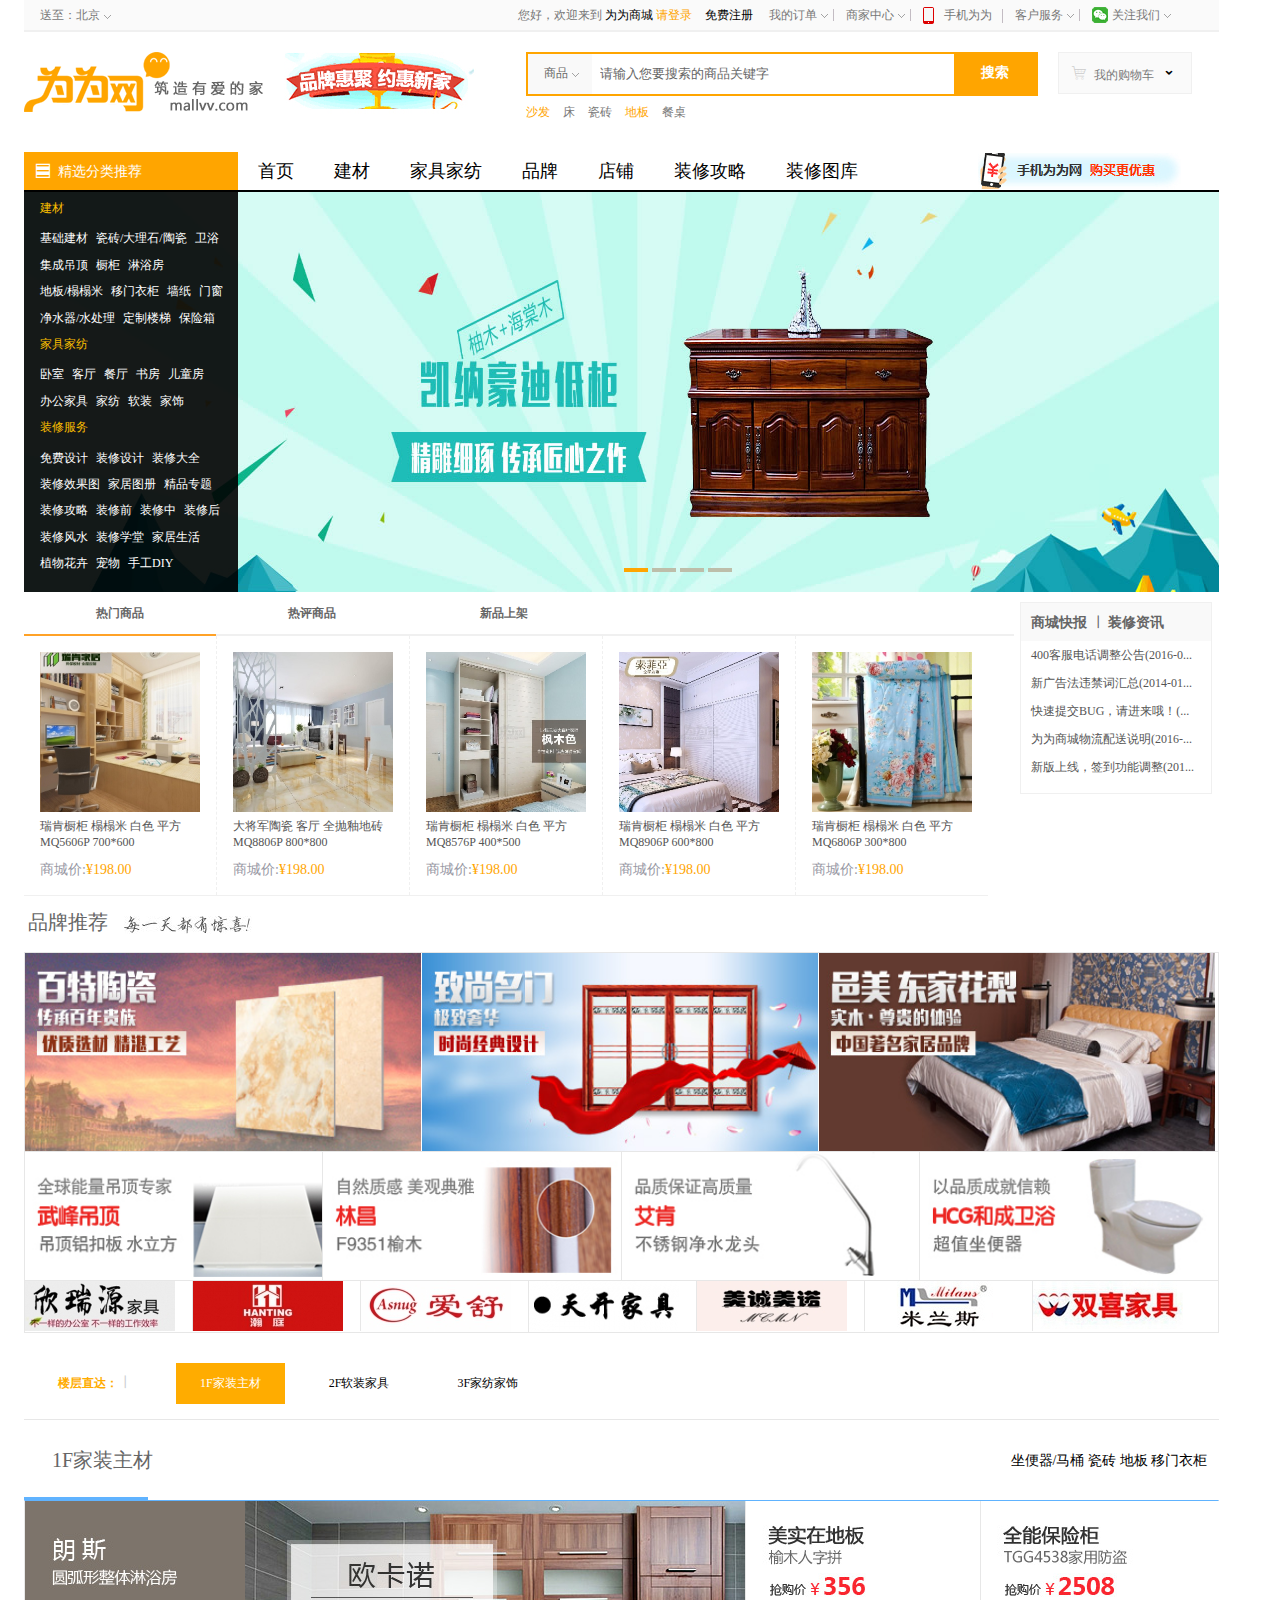
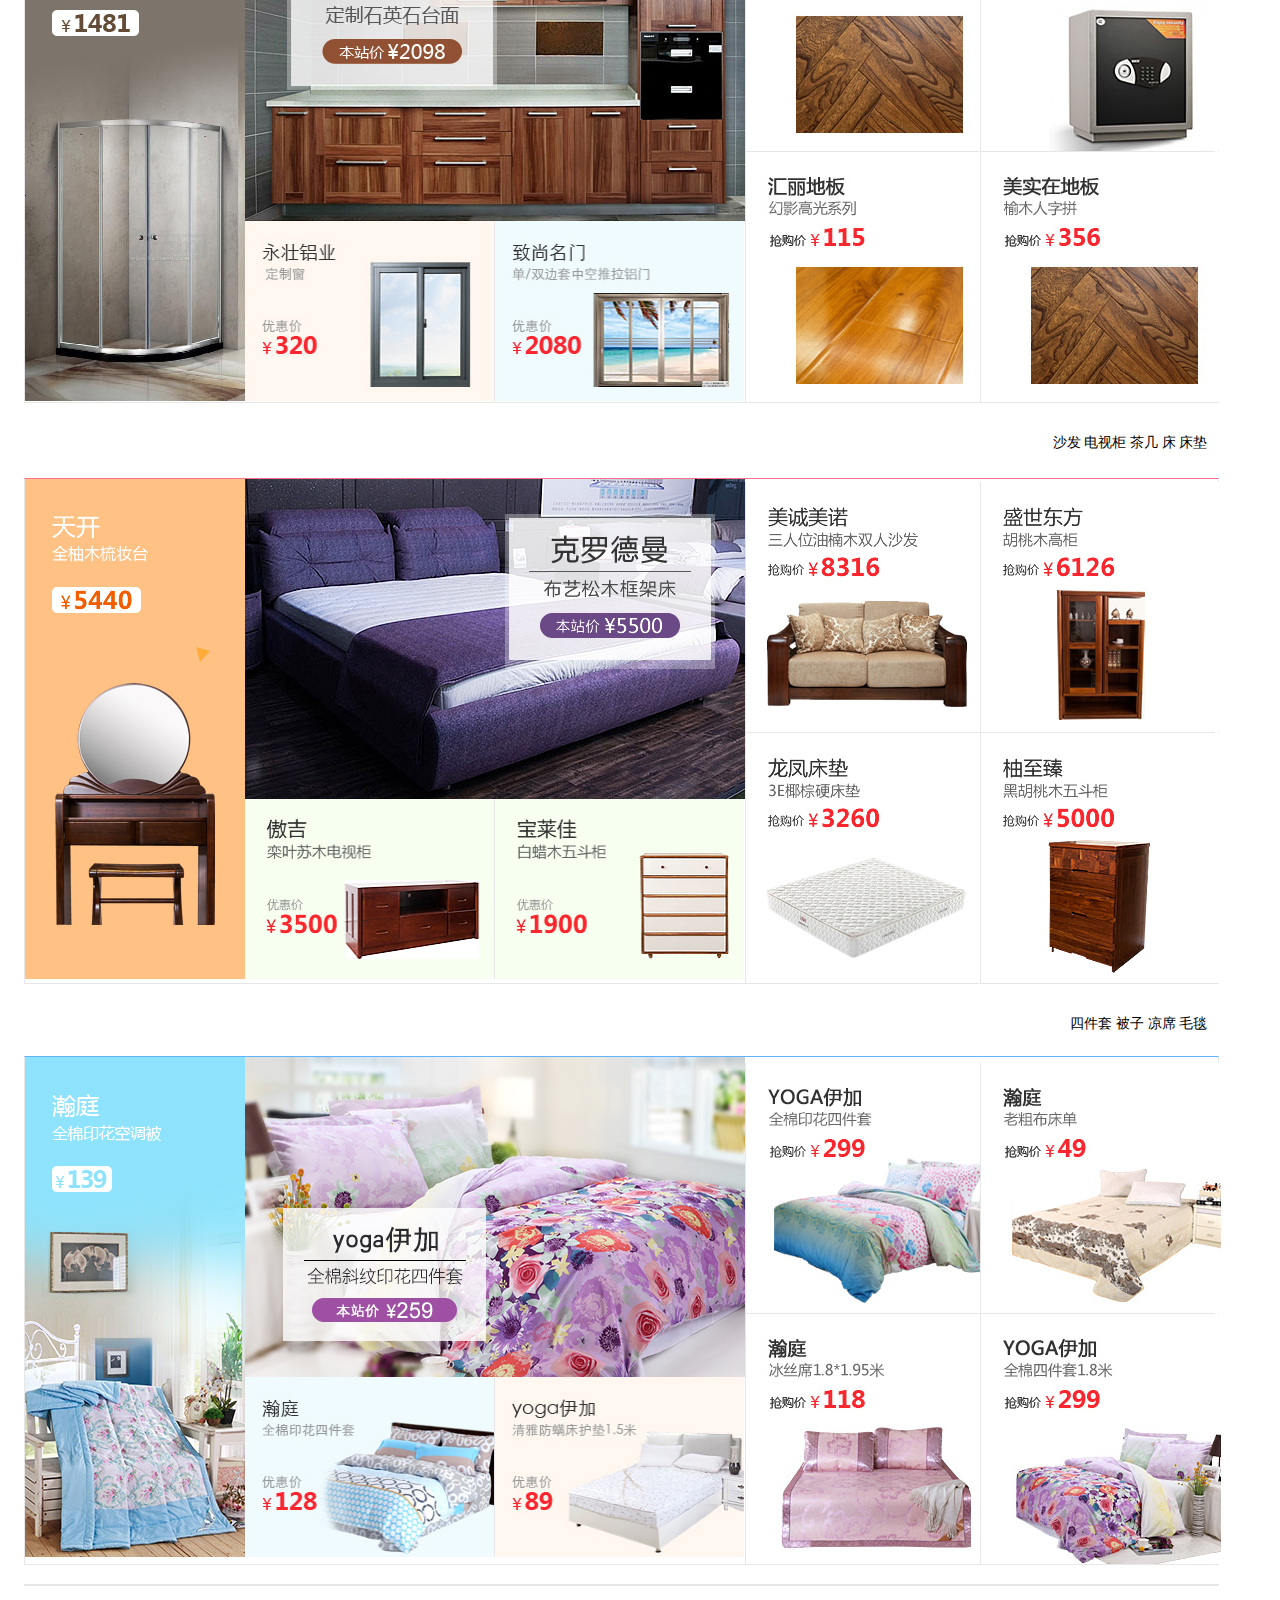
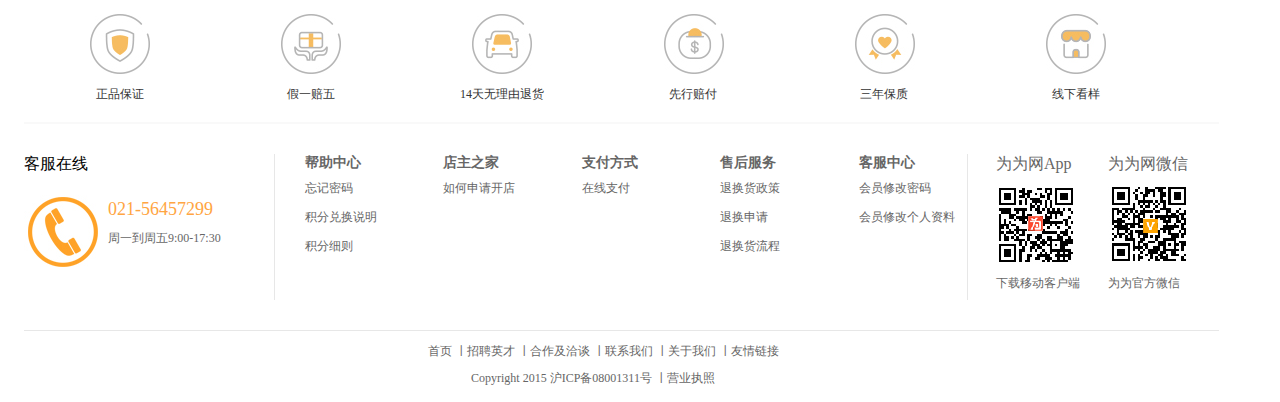
<file: client/src/index.html>
<!DOCTYPE html>
<html>
	<head>
		<meta charset="UTF-8">
		<title></title>
		<link rel="stylesheet" type="text/css" href="css/public.css"/>
		<link rel="stylesheet" type="text/css" href="css/index.css"/>
		<link rel="stylesheet" type="text/css"  href="font/font_cgrablfk1s5/iconfont.css"/>
	</head>
	<body>
		<div id="box">
			<div id="body-left" class="fl">
				<div class="top-01">
					<div class="top-01-left fl" >
						<em>送至：</em><i id="citychoose">北京</i>
						<span class="up changeup"></span>
						<div class="city" >
							<ul>
								<li>
									<a>北京</a>
									<a>天津</a>
									<a>河北省</a>
									<a>山西省</a>
								</li>
								<li>
									<a>内蒙古自治区</a>
									<a>辽宁省</a>
									<a>吉林省</a>
								</li>
								<li>
									<a>黑龙江省</a>
									<a>上海市</a>
									<a>江苏省</a>
									<a>浙江省</a>
								</li>
								<li>
									<a>安徽省</a>
									<a>福建省</a>
									<a>江西省</a>
									<a>山东省</a>
								</li>
								<li>
									<a>河南省</a>
									<a>湖北省</a>
									<a>湖南省</a>
									<a>广东省</a>
								</li>
								<li>
									<a>广西壮族自治区</a>
									<a>海南省</a>
									<a>重庆</a>
								</li>
								<li>
									<a>四川省</a>
									<a>贵州省</a>
									<a>云南省</a>
								</li>
								<li>
									<a>西藏自治区</a>
									<a>陕西省</a>
									<a>甘肃省</a>
								</li>
								<li>
									<a>青海省</a>
									<a>宁夏回族自治区</a>
								</li>
								<li>
									<a>新疆维吾尔自治区</a>
									<a>台湾省</a>
								</li>
								<li>
									<a>香港特别行政区</a>
									<a>澳门特别行政区</a>
								</li>
								<li>
									<a>海外</a>
								</li>
							</ul>
						</div>
					</div>
					<div class="top-01-right fl">
						<span class="fl">
							<i>您好，欢迎来到</i>
							<em>
								<a href="index.html">为为商城</a>
								<a href="login.html" class="a1">请登录</a>
								<a href="register.html">免费注册</a>
							</em>
						</span>
						<ul class="fr">
							<li class="li1">
								<a>
									<i>我的订单</i>
                                    <em class="eup changeup"></em>
                                    <ul>
                                    	<li>待付款订单</li>
                                    	<li>待确认收货</li>
                                    	<li>待评价交易</li>
                                    </ul>
								</a>
							</li>
							<li class="li1">
								<a>
									<i>商家中心</i>
									<em class="eup changeup"></em>
									<ul>
                                    	<li>申请入驻</li>
                                    	<li>我的店铺</li>
                                    </ul>
								</a>
							</li>
							<li>
								<a class="eu2">
									<img src="images/mobile-shopicon.png" class="fl"/>
									<i>手机为为</i>
								</a>
							</li>
							<li class="li1">
								<a>
									<i>客户服务</i>
									<em class="eup changeup"></em>
									<ul>
                                    	<li>帮助中心</li>
                                    	<li>售后服务</li>
                                    </ul>
								</a>
							</li>
							<li class="li1 last">
								<a class="eud ">
									<img src="images/weixin.png" class="fl"/>
									<i>关注我们</i>
									<em class="eup changeup"></em>
								</a>
								<ul>
                                    	<li>扫二维码</li>
                                    	<li>关注商城微信号</li>
                                    	<li><img src="images/05151752275186226.gif"/></li>
                                </ul>
							</li>
						</ul>
					</div>
				</div>
				<div class="top-02">
					<div class="top-02-l clear fl">
						<img src="images/05174866977471586.png"/>
						<img src="images/logo2.jpg"/>
					</div>
					<div class="top-02-m fl">
						<div class="search-01">
							<span class="sp3">
								<em class="sort2">商品</em><i class="eup up4 changeup "></i>
								<ul>
									<li>商品</li>
									<li>店铺</li>
								</ul>
							</span>
							<input id="sear_text" type="text" value="请输入您要搜索的商品关键字" name="searchText"/>
							<b id="good_search">搜索</b>
						</div>
						<div class="search-02" id="such_as">
							<a href="#">沙发</a>
							<a href="#">床</a>
							<a href="#">瓷砖</a>
							<a href="#">地板</a>
							<a href="#">餐桌</a>
						</div>
					</div>
					<div class="top-02-r fl" id="shopcar">
						<span class="iconfont cc">&#xe624;</span>
						<em>我的购物车</em>
						<i class="iconfont uu">&#xe9fd;</i>
					</div>
				</div>
				<div class="top-03">
					<div class="top-03-l">
						<span class="iconfont pp">&#xe61a;</span>
						<em>精选分类推荐</em>
						<ul class="list">
						<li>
							<h4><a>建材</a></h4>
							<p><a>基础建材</a><a>瓷砖/大理石/陶瓷</a><a>卫浴</a></p>
							<p><a>集成吊顶</a><a>橱柜</a><a>淋浴房</a></p>
							<p><a>地板/榻榻米</a><a>移门衣柜</a><a>墙纸</a><a>门窗</a></p>
							<p><a>净水器/水处理</a><a>定制楼梯</a><a>保险箱</a></p>	
						</li>
						<li>
							<h4><a>家具家纺</a></h4>
							<p><a>卧室</a><a>客厅</a><a>餐厅</a><a>书房</a><a>儿童房</a></p>
							<p><a>办公家具</a><a>家纺</a><a>软装</a><a>家饰</a></p>	
						</li>
						<li>
							<h4><a>装修服务</a></h4>
							<p><a>免费设计</a><a>装修设计</a><a>装修大全</a></p>
							<p><a>装修效果图</a><a>家居图册</a><a>精品专题</a></p>
							<p><a>装修攻略</a><a>装修前</a><a>装修中</a><a>装修后</a></p>
							<p><a>装修风水</a><a>装修学堂</a><a>家居生活</a></p>
							<p><a>植物花卉</a><a>宠物</a><a>手工DIY</a></p>
						</li>
						</ul>
					</div>
					<ul class="top-03-m clear">
						<li>首页</li>
						<li>建材</li>
						<li class="family">
							家具家纺
							<div class="sort">
								<div class="s-l">
									<ul>
										<li>
											<h4>卧室</h4>
											<p><a>床</a><a>床垫</a><a>床头柜</a><a>衣柜</a></p>
											<p><a>妆镜台/妆凳</a><a>衣帽架</a><a>床尾凳</a></p>
											<p><a>卧室套装</a></p>
										</li>
										<li>
											<h4>儿童房</h4>
											<p><a>儿童床</a><a>儿童床垫</a><a>儿童衣柜</a></p>
											<p><a>儿童套装</a></p>
										</li>
										<li>
											<h4>软装</h4>
											<p><a>窗帘</a><a>壁纸</a><a>软装</a></p>
										</li>
									</ul>
								</div>
								<div class="s-c">
									<ul>
										<li>
											<h4>客厅</h4>
											<p><a>床</a><a>床垫</a><a>床头柜</a><a>衣柜</a></p>
											<p><a>妆镜台/妆凳</a><a>衣帽架</a><a>床尾凳</a></p>
											<p><a>卧室套装</a></p>
										</li>
										<li>
											<h4>办公家具</h4>
											<p><a>儿童床</a><a>儿童床垫</a><a>儿童衣柜</a></p>
											<p><a>儿童套装</a></p>
										</li>
										<li>
											<h4>家纺</h4>
											<p><a>窗帘</a><a>壁纸</a><a>软装</a></p>
										</li>
									</ul>
								</div>
								<div class="s-r">
									<ul>
										<li>
											<h4>餐厅</h4>
											<p><a>床</a><a>床垫</a><a>床头柜</a><a>衣柜</a></p>
											<p><a>妆镜台/妆凳</a><a>衣帽架</a><a>床尾凳</a></p>
											<p><a>卧室套装</a></p>
										</li>
										<li>
											<h4>书房</h4>
											<p><a>儿童床</a><a>儿童床垫</a><a>儿童衣柜</a></p>
											<p><a>儿童套装</a></p>
										</li>
										<li>
											<h4>家饰</h4>
											<p><a>窗帘</a><a>壁纸</a><a>软装</a></p>
										</li>
									</ul>
								</div>
							</div>
						</li>
						<li>品牌</li>
						<li>店铺</li>
						<li>装修攻略</li>
						<li>装修图库</li>
					</ul>
					<div class="top-03-r">
					    <img src="images/phone.jpg"/>
					</div>
				</div>
			    <div class="nav">
					<ul class="ul1">
						<li><a><img src="images/web-101-101-5.jpg"/></a></li>
						<li><a><img src="images/web-101-101-1.jpg"/></a></li>
						<li><a><img src="images/web-101-101-2.jpg"/></a></li>
						<li><a><img src="images/web-101-101-4.jpg"/></a></li>
						<li><a><img src="images/web-101-101-5.jpg"/></a></li>
					</ul>
					<ol class="ol1">
						<li></li>
						<li></li>
						<li></li>
						<li></li>
					</ol>
				</div>
				<div class="produce">
					<div class="produce-left">
						<ul id="cho">
							<li class="li_selected">热门商品</li>
							<li>热评商品</li>
							<li>新品上架</li>
					    </ul>
					    <ol class="clear ol_selected cho_ol" >
					    	<li id="detail_test">
					    		<img src="images/8763_05260594616161954_240.jpg"/>
					    		<p>瑞肯橱柜 榻榻米 白色 平方</p>
					    		<p>MQ5606P 700*600</p>
					    		<h3>商城价:<span>¥198.00</span></h3>
					    	</li>
					    	<li>
					    		<img src="images/364_13430785_240.png"/>
					    		<p>大将军陶瓷  客厅 全抛釉地砖</p>
					    		<p>MQ8806P 800*800</p>
					    		<h3>商城价:<span>¥198.00</span></h3>
					    	</li>
					    	<li>
					    		<img src="images/889_13430408_240.jpg"/>
					    		<p>瑞肯橱柜 榻榻米 白色 平方</p>
					    		<p>MQ8576P 400*500</p>
					    		<h3>商城价:<span>¥198.00</span></h3>
					    	</li>
					    	<li>
					    		<img src="images/890_13430402_240.jpg"/>
					    		<p>瑞肯橱柜 榻榻米 白色 平方</p>
					    		<p>MQ8906P 600*800</p>
					    		<h3>商城价:<span>¥198.00</span></h3>
					    	</li>
					    	<li>
					    		<img src="images/930_05194049728014464_240.jpg"/>
					    		<p>瑞肯橱柜 榻榻米 白色 平方</p>
					    		<p>MQ6806P 300*800</p>
					    		<h3>商城价:<span>¥198.00</span></h3>
					    	</li>
					    </ol>
					    <ol class="clear cho_ol">
					    	<li>
					    		<img src="images/5269_05211992584327939_240.jpg"/>
					    		<p>瑞肯橱柜 榻榻米 白色 平方</p>
					    		<p>MQ5606P 700*600</p>
					    		<h3>商城价:<span>¥198.00</span></h3>
					    	</li>
					    	<li>
					    		<img src="images/5360_05199211254696696_240.jpg"/>
					    		<p>大将军陶瓷  客厅 全抛釉地砖</p>
					    		<p>MQ8806P 800*800</p>
					    		<h3>商城价:<span>¥198.00</span></h3>
					    	</li>
					    	<li>
					    		<img src="images/5360_05199211974308837_240.jpg"/>
					    		<p>瑞肯橱柜 榻榻米 白色 平方</p>
					    		<p>MQ8576P 400*500</p>
					    		<h3>商城价:<span>¥198.00</span></h3>
					    	</li>
					    	<li>
					    		<img src="images/5507_05251897148029591_240.jpg"/>
					    		<p>瑞肯橱柜 榻榻米 白色 平方</p>
					    		<p>MQ8906P 600*800</p>
					    		<h3>商城价:<span>¥198.00</span></h3>
					    	</li>
					    	<li>
					    		<img src="images/8748_05207070061298658_240.jpg"/>
					    		<p>瑞肯橱柜 榻榻米 白色 平方</p>
					    		<p>MQ6806P 300*800</p>
					    		<h3>商城价:<span>¥198.00</span></h3>
					    	</li>
					    </ol>
					    <ol class="clear cho_ol">
					    	<li>
					    		<img src="images/8755_05277930148984728_240.jpg"/>
					    		<p>瑞肯橱柜 榻榻米 白色 平方</p>
					    		<p>MQ5606P 700*600</p>
					    		<h3>商城价:<span>¥198.00</span></h3>
					    	</li>
					    	<li>
					    		<img src="images/364_13430785_240.png"/>
					    		<p>大将军陶瓷  客厅 全抛釉地砖</p>
					    		<p>MQ8806P 800*800</p>
					    		<h3>商城价:<span>¥198.00</span></h3>
					    	</li>
					    	<li>
					    		<img src="images/8768_05271773233816798_240.jpg"/>
					    		<p>瑞肯橱柜 榻榻米 白色 平方</p>
					    		<p>MQ8576P 400*500</p>
					    		<h3>商城价:<span>¥198.00</span></h3>
					    	</li>
					    	<li>
					    		<img src="images/890_13430402_240.jpg"/>
					    		<p>瑞肯橱柜 榻榻米 白色 平方</p>
					    		<p>MQ8906P 600*800</p>
					    		<h3>商城价:<span>¥198.00</span></h3>
					    	</li>
					    	<li>
					    		<img src="images/364_13430785_240.png"/>
					    		<p>瑞肯橱柜 榻榻米 白色 平方</p>
					    		<p>MQ6806P 300*800</p>
					    		<h3>商城价:<span>¥198.00</span></h3>
					    	</li>
					    </ol>
					</div>
					
					<div class="produce-right">
						<h3>
							<span>商城快报</span>
							<span class="iconfont">&#xe63a;</span>
							<span>装修资讯</span>
						</h3>
						<p><a>400客服电话调整公告(2016-0...</a></p>
						<p><a>新广告法违禁词汇总(2014-01...</a></p>
						<p><a>快速提交BUG，请进来哦！(...</a></p>
						<p><a>为为商城物流配送说明(2016-...</a></p>
						<p><a>新版上线，签到功能调整(201...</a></p>
						
					</div>	
				</div>
				<div class="deff-pro">
					<h3><span>品牌推荐</span><img src="images/tips.jpg"/></h3>
					<ol class="clear">
						<li>
							<a><img src="images/1085834d049b67a34650.jpg"/></a>
							<a><img src="images/ebe7db2ffb77bf816380.jpg"/></a>
							<a><img src="images/19d74fc3412e550a7180.jpg"/></a>
						</li>
						<li>
							<a><img src="images/07c3222374d19c7f7870.jpg"/></a>
							<a><img src="images/6b6c1c8204b009198830.jpg"/></a>
							<a><img src="images/8ed5d2b0fd16a5f79010.jpg"/></a>
							<a class="sp"><img src="images/52e4c1adb1d980ea7320.jpg"/></a>
						</li>
						<li class="sd">
							<a><img src="images/05169001136287857_sm.png"/></a>
							<a><img src="images/05169013804009107_sm.png"/></a>
							<a><img src="images/05169020250565284_sm.jpg"/></a>
							<a><img src="images/05169025152745426_sm.jpg"/></a>
							<a><img src="images/05203639165873293_sm.png"/></a>
							<a><img src="images/05204272203046551_sm.jpg"/></a>
							<a class="sp"><img src="images/05204273895855069_sm.jpg"/></a>
						</li>
					</ol>
					<ul id="floor_sort" class="floor clear">
						<li>楼层直达：<span class="iconfont">&#xe63a;</span></li>
						<li class="lid">1F家装主材</li>
						<li>2F软装家具</li>
						<li>3F家纺家饰</li>
					</ul>
					<div id="F1" class="lc">
						<ul>
							<li>
								<h3>
									<span>1F家装主材</span>
									<em>
										<a>坐便器/马桶</a>
										<a>瓷砖</a>
										<a>地板</a>
										<a>移门衣柜</a>
									</em>
									<i class="cb"></i>
								</h3>
								<div class="lc-box clear">
									<img src="images/7787643af8658c922280.jpg"/>
									<div class="b-m">
										<ul class="clear ul2">
											<li><img src="images/56ad35ea1ecb4a6c3540.jpg"/></li>
											<li><img src="images/4f20dfd49053929a7421.jpg"/></li>
											<li><img src="images/56ad35ea1ecb4a6c3540.jpg"/></li>
										</ul>
										<ol class="clear ol2">
											<li><img src="images/cc450e35ad8d58253750.jpg"/></li>
											<li><img src="images/9bc049a0ee22d7922550.jpg"/></li>
										</ol>
									</div>
									<ul>
										<li><img src="images/b7f87cee8feef2aa7400.jpg"/></li>
										<li><img src="images/0bfe272c7dbde5049690.jpg"/></li>
										<li><img src="images/c3931dbdc26a9a6d6940.jpg"/></li>
										<li><img src="images/b7f87cee8feef2aa7400.jpg"/></li>
									</ul>
								</div>
							</li>
							
						</ul>
					</div>
					
					
					<div id="F2" class="lc lc2">
						<ul>
							<li>
								<h3>
									<span class="sp2">2F软装家具</span>
									<em>
										<a>沙发</a>
										<a>电视柜</a>
										<a>茶几</a>
										<a>床</a>
										<a>床垫</a>
									</em>
									<i class="cb cb2"></i>
								</h3>
								<div class="lc-box lc-box2  clear">
									<img src="images/a97a172d87516c844050.jpg"/>
									<div class="b-m">
										<ul class="clear ul2">
											<li><img src="images/47d59c564bb803f57981.jpg"/></li>
											<li><img src="images/f6b9a5f53acea0798250.jpg"/></li>
											<li><img src="images/47d59c564bb803f57981.jpg"/></li>
										</ul>
										<ol class="clear ol2">
											<li><img src="images/cc0831f62c9d3fe79510.jpg"/></li>
											<li><img src="images/bd63489d890548b09210.jpg"/></li>
										</ol>
									</div>
									<ul>
										<li><img src="images/f9503bcedb3ee88e2370.jpg"/></li>
										<li><img src="images/7da371833bcfb0823240.jpg"/></li>
										<li><img src="images/cbdf8044c397e8212140.jpg"/></li>
										<li><img src="images/3115fec87e5474e29390.jpg"/></li>
									</ul>
								</div>
							</li>
							
						</ul>
					</div>
					
					
					<div id="F3" class="lc lc3">
						<ul>
							<li>
								<h3>
									<span class="sp2">3F家纺家饰</span>
									<em>
										<a>四件套</a>
										<a>被子</a>
										<a>凉席</a>
										<a>毛毯</a>
									</em>
									<i class="cb"></i>
								</h3>
								<div class="lc-box clear">
									<img src="images/1eca013b406d83058320.jpg"/>
									<div class="b-m">
										<ul class="clear ul2">
											<li><img src="images/07702211a08f0bca3031.jpg"/></li>
											<li><img src="images/493e1af68d24b3a12860.jpg"/></li>
											<li><img src="images/07702211a08f0bca3031.jpg"/></li>
										</ul>
										<ol class="clear ol2">
											<li><img src="images/8582ff2069079e401680.jpg"/></li>
											<li><img src="images/068a71cf75fe06269090.jpg"/></li>
										</ol>
									</div>
									<ul>
										<li><img src="images/153ad0a56630af822690.jpg"/></li>
										<li><img src="images/d6688d0bb3b00c459440.jpg"/></li>
										<li><img src="images/89bfdafd8df5dae01420.jpg"/></li>
										<li><img src="images/597be4293395a2293140.jpg"/></li>
									</ul>
								</div>
							</li>
							
						</ul>
					</div>
					
				</div>
				<div class="bottom-01">
					<dl>
						<dt><img src="images/aafda0df33d2a95e6010.png"</dt>
						<dd>正品保证</dd>
					</dl>
					<dl>
						<dt><img src="images/f0a5ee0bfc20dd005850.png"</dt>
						<dd>假一赔五</dd>
					</dl>
					<dl>
						<dt><img src="images/72edb29cc2ad2af46000.png"</dt>
						<dd>14天无理由退货</dd>
					</dl>
					<dl>
						<dt><img src="images/c827005fae642e146280.png"</dt>
						<dd>先行赔付</dd>
					</dl>
					<dl>
						<dt><img src="images/3497c1b195bde1928550.png"</dt>
						<dd>三年保质</dd>
					</dl>
					<dl>
						<dt><img src="images/ea3ff5e9bf84afc34800.png"</dt>
						<dd>线下看样</dd>
					</dl>
				</div>
				<div class="bottom-02">
					<div class="b-l">
						<h4>客服在线</h4>
						<ol>
							<li><img src="images/index_08.jpg"/></li>
							<li>
								<p>021-56457299</p>
								<p>周一到周五9:00-17:30</p>
							</li>
						</ol>
					</div>
					<div class="b-c">
						<ul>
							<li>
								<h4>帮助中心</h4>
								<p>忘记密码</p>
								<p>积分兑换说明</p>
								<p>积分细则</p>
							</li>
							<li>
								<h4>店主之家</h4>
								<p>如何申请开店</p>
							</li>
							<li>
								<h4>支付方式</h4>
								<p>在线支付</p>
							</li>
							<li>
								<h4>售后服务</h4>
								<p>退换货政策</p>
								<p>退换申请</p>
								<p>退换货流程</p>
							</li>
							<li>
								<h4>客服中心</h4>
								<p>会员修改密码</p>
								<p>会员修改个人资料</p>
							</li>
						</ul>
					</div>
					<div class="b-r">
						<ol>
							<li>
								<p>为为网App</p>
								<img src="images/index_03.jpg"/>
								<p>下载移动客户端</p>
							</li>
							<li>
								<p>为为网微信</p>
								<img src="images/index_05.jpg"/>
								<p>为为官方微信</p>
							</li>
						</ol>
					</div>
				</div>
				<div class="bottom-03">
					<ul class="clear">
						<li>
							<a>首页</a>
							<span class="iconfont">&#xe63a;</span>
						</li>
						<li>
							<a>招聘英才</a>
							<span class="iconfont">&#xe63a;</span>
						</li>
						<li>
							<a>合作及洽谈</a>
							<span class="iconfont">&#xe63a;</span>
						</li>
						<li>
							<a>联系我们</a>
							<span class="iconfont">&#xe63a;</span>
						</li>
						<li>
							<a>关于我们</a>
							<span class="iconfont">&#xe63a;</span>
						</li>
						<li>
							<a>友情链接</a>
						</li>
					</ul>
					<ol class="clear">
						<li>
							Copyright 2015 沪ICP备08001311号
							<span class="iconfont">&#xe63a;</span>
						</li>
						<li>
							 营业执照
						</li>
					</ol>
				</div>
			
			</div>
			<div id="body-right" class="fl">
				<div class="server">
					<img src="images/default_user_portrait.gif"/>
					<p class="vip_login alert">会员登录</p>
				</div>
				<div class="shoppingcar" id="gocar">
					<span class="iconfont">&#xe60c;</span>
					<em>购物车</em>
				</div>
				<div class="chatQQ"><a href="http://wpa.b.qq.com/cgi/wpa.php?ln=1&key=XzgwMDAzODA3M180MjE0OTRfODAwMDM4MDczXzJf"><img src="images/qq-pic.jpg"/></a></div>
				<div class="toTop">
					<p class="iconfont">&#xe6b6;</p>
					<p class="word">TOP</p>
					<p class="go_back alert">返回顶部</p>
				</div>
			</div>
		</div>
		<script src="js/startMove.js"></script>
		<script src="js/cookie.js"></script>
		<script src="js/public.js"></script>
		<script src="js/index.js"></script>
	</body>
</html>
</file>
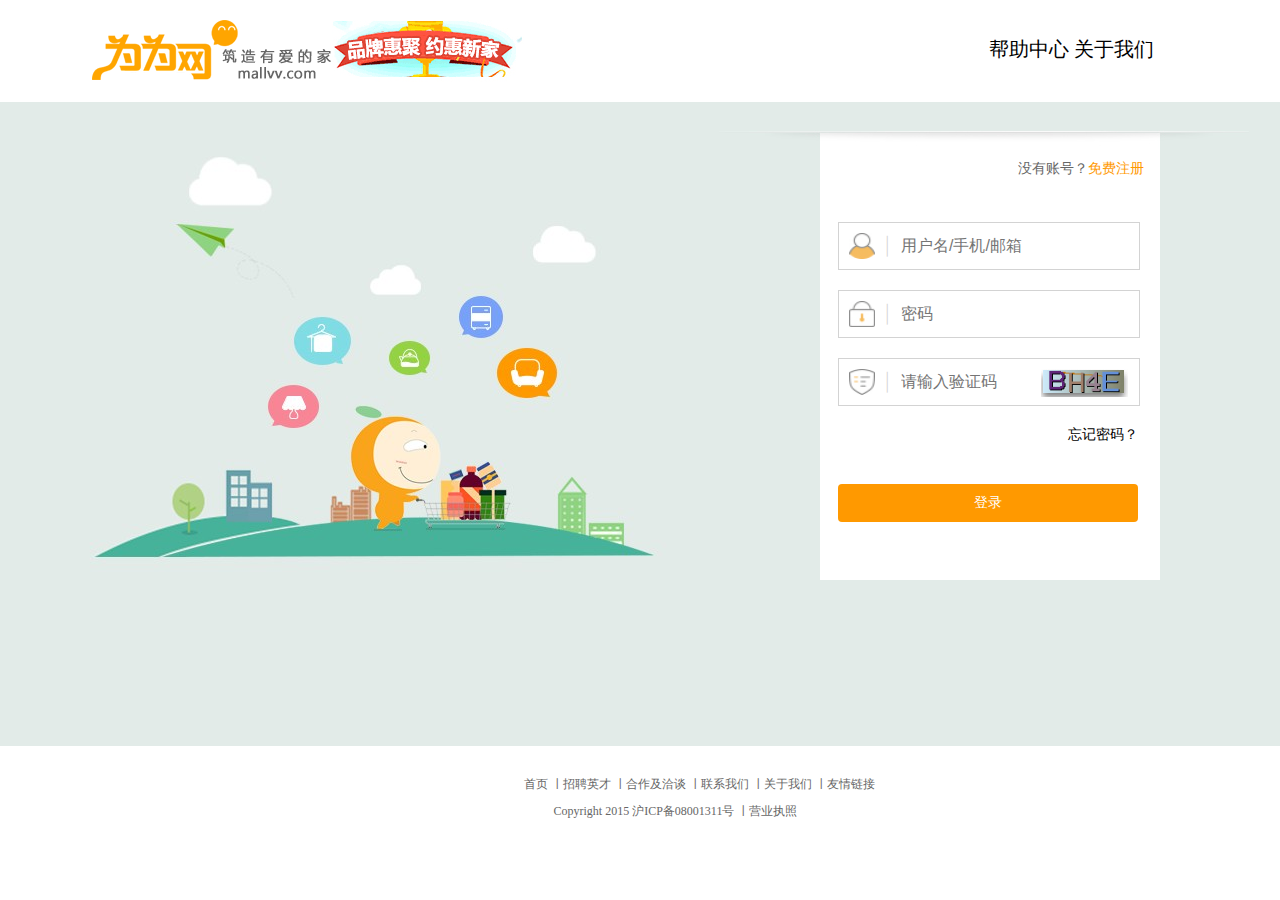
<file: client/src/login.html>
<!DOCTYPE html>
<html>
	<head>
		<meta charset="UTF-8">
		<title></title>
		<link rel="stylesheet" type="text/css" href="css/public.css"/>
		<link rel="stylesheet" type="text/css" href="css/index.css"/>
		<link rel="stylesheet" type="text/css" href="css/login.css"/>
		<link rel="stylesheet" type="text/css"  href="font/font_cgrablfk1s5/iconfont.css"/>
	</head>
	<body>
		<div class="box">
			<div class="top">
				<div class="top-l fl">
					<img src="images/05174866977471586.png"/>
					<img src="images/logo2.jpg"/>
				</div>
				<div class="top-r fr">
					<a>帮助中心</a>
					<a>关于我们</a>
				</div>
			</div>
			<div class="center clear">
				<img src="images/bg.jpg" class="fl"/>
				<div  id="myform" class="myform fl">
					<p><img src="images/login-top.png"/></p>
					<h3>没有账号？<a href="register.html">免费注册</a></h3>
					<div class="username">
						<span><img src="images/user-icon.png"/></span>
						<span class="iconfont dd">&#xe63a;</span>
						<input type="text" placeholder="用户名/手机/邮箱" id="input1"/>
					</div>
					<div class="password">
						<span><img src="images/password-icon2.png"/></span>
						<span class="iconfont dd">&#xe63a;</span>
						<input type="text" placeholder="密码" id="input2"/>
					</div>
					<div class="check">
						<span><img src="images/register-yanzhengma-icon.png"/></span>
						<span class="iconfont dd">&#xe63a;</span>
						<input type="text" placeholder="请输入验证码"/>
						<img src="images/check.jpg">
					</div>
					<h4><a>忘记密码？</a></h4>
					<input id="form_sunmit" class="login" type="submit" value="登录"/>
				</div>
			</div>
			<div class="bottom-03">
				<ul class="clear">
					<li>
						<a>首页</a>
						<span class="iconfont">&#xe63a;</span>
					</li>
					<li>
						<a>招聘英才</a>
						<span class="iconfont">&#xe63a;</span>
					</li>
					<li>
						<a>合作及洽谈</a>
						<span class="iconfont">&#xe63a;</span>
					</li>
					<li>
						<a>联系我们</a>
						<span class="iconfont">&#xe63a;</span>
					</li>
					<li>
						<a>关于我们</a>
						<span class="iconfont">&#xe63a;</span>
					</li>
					<li>
						<a>友情链接</a>
					</li>
				</ul>
				<ol class="clear">
					<li>
						Copyright 2015 沪ICP备08001311号
						<span class="iconfont">&#xe63a;</span>
					</li>
					<li>
						 营业执照
					</li>
				</ol>
			</div>
		</div>
		<script src="js/ajax.js"></script>
		<script src="js/login.js"></script>
	</body>
</html>
</file>
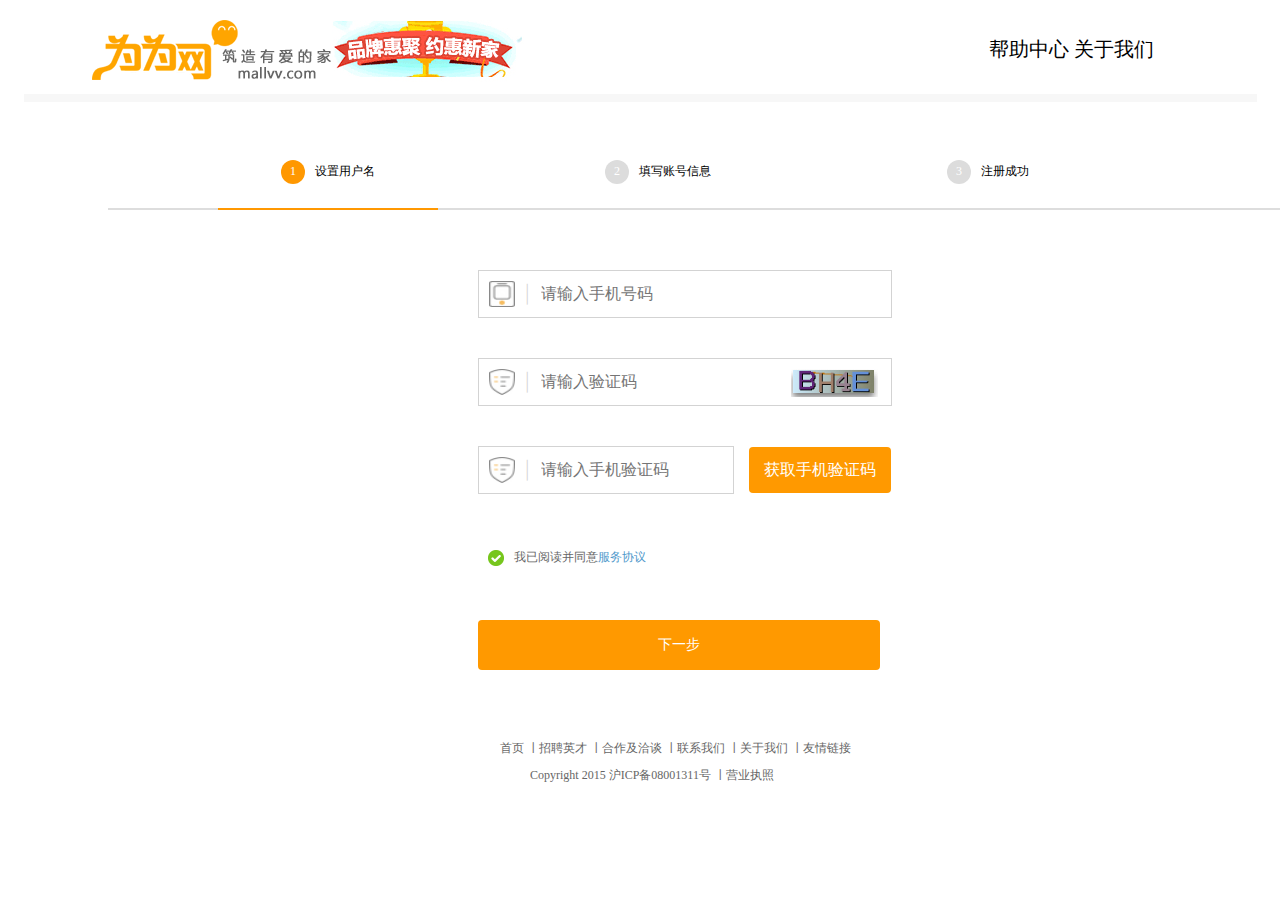
<file: client/src/register.html>
<!DOCTYPE html>
<html>
	<head>
		<meta charset="UTF-8">
		<title></title>
		<link rel="stylesheet" type="text/css" href="css/public.css"/>
		<link rel="stylesheet" type="text/css" href="css/index.css"/>
		<link rel="stylesheet" type="text/css" href="css/login.css"/>
		<link rel="stylesheet" type="text/css" href="css/register.css"/>
		<link rel="stylesheet" type="text/css"  href="font/font_cgrablfk1s5/iconfont.css"/>
	</head>
	<body>
		<div class="box">
			<div class="top">
				<div class="top-l clear fl">
					<img src="images/05174866977471586.png"/>
					<img src="images/logo2.jpg"/>
				</div>
				<div class="top-r clear fr">
					<a href="http://www.mallvv.com/shop/article_cate-2.html">帮助中心</a>
					<a href="http://www.mallvv.com/shop/index.php?act=article&article_id=22">关于我们</a>
				</div>
			</div>
			<div class="center" id="center_b">
				<ul id="cho2">
					<li class="de"><span>1</span><em>设置用户名</em></li>
					<li><span>2</span><em>填写账号信息</em></li>
					<li><span>3</span><em>注册成功</em></li>
				</ul>
				<div class="myform dived" id="myform1">
					<div class="username">
						<span><img src="images/register-tel-icon.png"/></span>
						<span class="iconfont dd">&#xe63a;</span>
						<input type="text" placeholder="请输入手机号码" id="input1"/>
					</div>
					<div class="check">
						<span><img src="images/register-yanzhengma-icon.png"/></span>
						<span class="iconfont dd">&#xe63a;</span>
						<input type="text" placeholder="请输入验证码"/>
						<img src="images/check.jpg">
					</div>
					<div class="box1">
						<div class="check def">
							<span><img src="images/register-yanzhengma-icon.png"/></span>
							<span class="iconfont dd">&#xe63a;</span>
							<input type="text" placeholder="请输入手机验证码"/>
						</div>
						<input class="login gh" type="submit" value="获取手机验证码"/>
					</div>
					<div class="agree">
						<img src="images/accept-icon.png"/>
						<em>我已阅读并同意<a>服务协议</a></em>
					</div>
					<input class="login" type="button" value="下一步" id="next"/>
				</div>
				<div class="myform" id="myform2">
					<div class="password">
						<span><img src="images/register-yanzhengma-icon.png"/></span>
						<span class="iconfont dd">&#xe63a;</span>
						<input type="text" placeholder="请 输入密码" id="input2"/>
					</div>
					<div class="check">
						<span><img src="images/register-yanzhengma-icon.png"/></span>
						<span class="iconfont dd">&#xe63a;</span>
						<input type="text" placeholder="请再次输入密码" id="input3"/>
					</div>
					<input  id="form_sub" class="login" type="submit" value="提交注册申请"/>
				</div>
				<div class="myform" id="myform3">
					<h3>恭喜您，注册成功!</h3>
					<h4>0秒后将为您跳转...</h4>
				</div>
			</div>
			<div class="bottom-03">
				<ul class="clear">
					<li>
						<a>首页</a>
						<span class="iconfont">&#xe63a;</span>
					</li>
					<li>
						<a>招聘英才</a>
						<span class="iconfont">&#xe63a;</span>
					</li>
					<li>
						<a>合作及洽谈</a>
						<span class="iconfont">&#xe63a;</span>
					</li>
					<li>
						<a>联系我们</a>
						<span class="iconfont">&#xe63a;</span>
					</li>
					<li>
						<a>关于我们</a>
						<span class="iconfont">&#xe63a;</span>
					</li>
					<li>
						<a>友情链接</a>
					</li>
				</ul>
				<ol class="clear">
					<li>
						Copyright 2015 沪ICP备08001311号
						<span class="iconfont">&#xe63a;</span>
					</li>
					<li>
						 营业执照
					</li>
				</ol>
			</div>
		</div>
	</body>
	<script src="js/ajax.js"></script>
	<script src="js/register.js"></script>
</html>
</file>
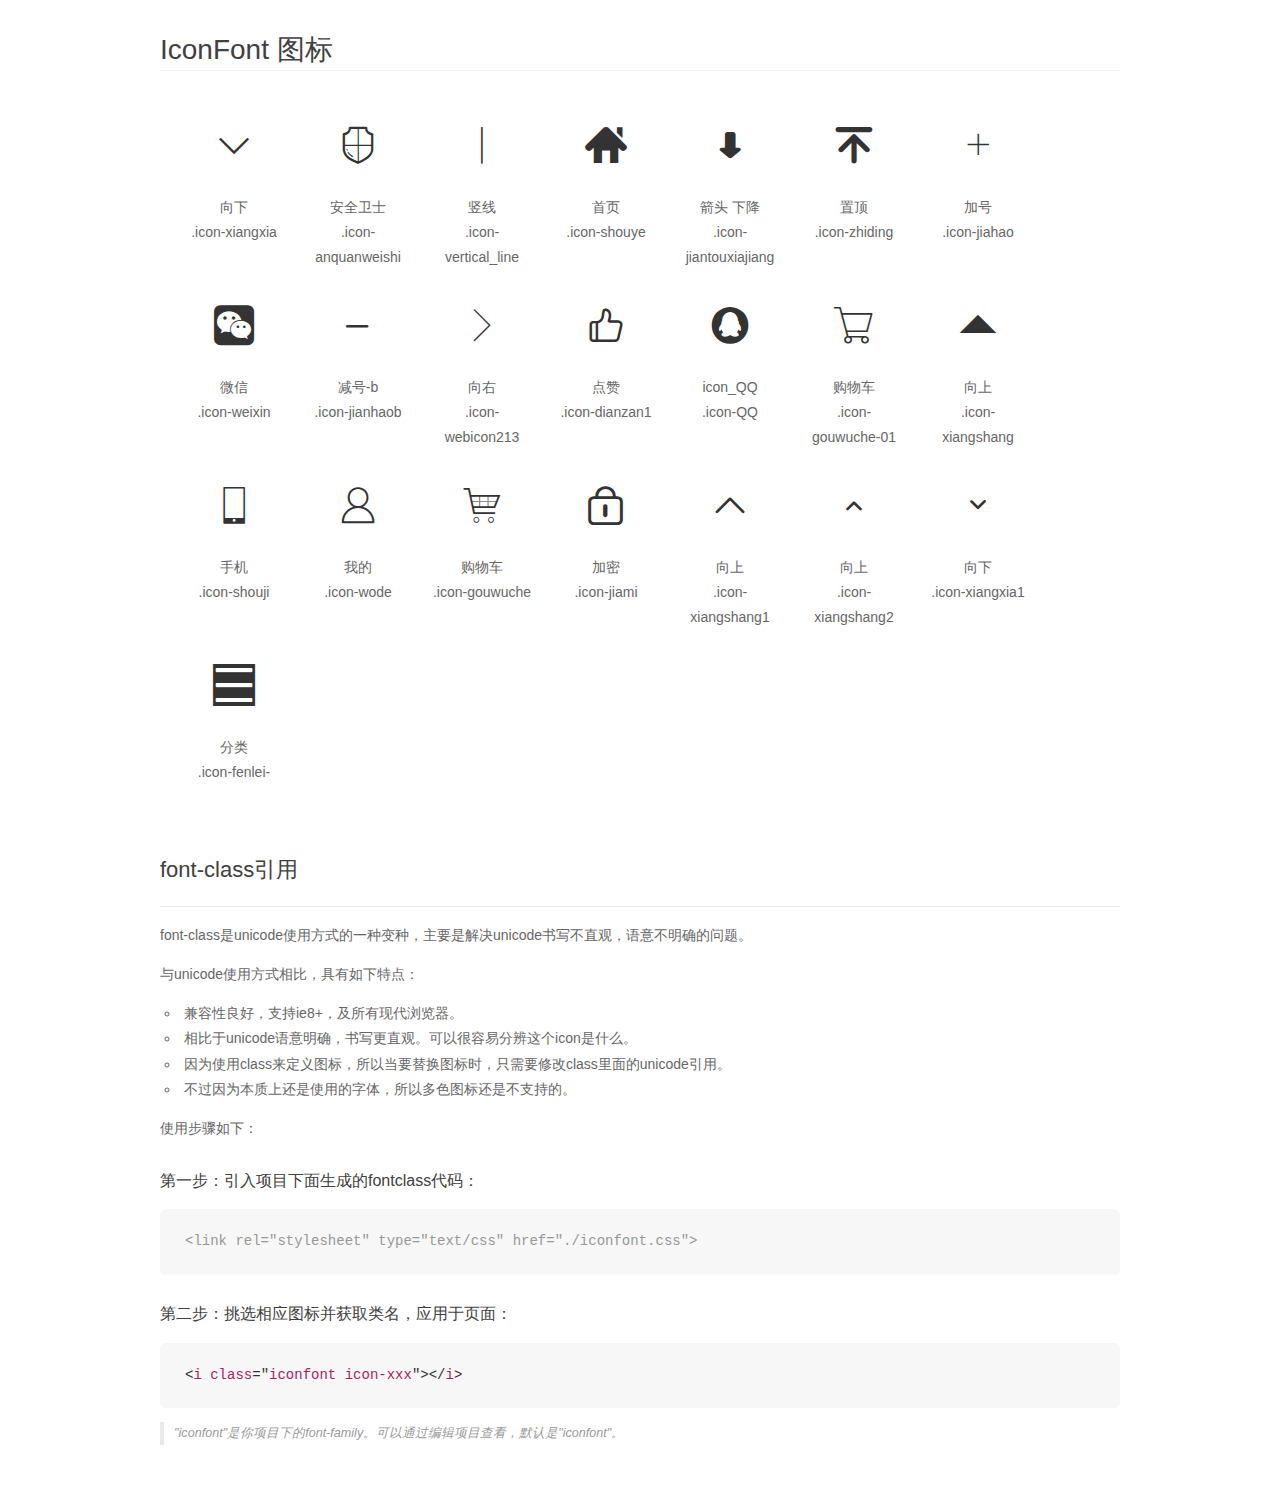
<file: client/src/font/font_cgrablfk1s5/demo_fontclass.html>
<!DOCTYPE html>
<html>
<head>
    <meta charset="utf-8"/>
    <title>IconFont</title>
    <link rel="stylesheet" href="demo.css">
    <link rel="stylesheet" href="iconfont.css">
</head>
<body>
    <div class="main markdown">
        <h1>IconFont 图标</h1>
        <ul class="icon_lists clear">
            
                <li>
                <i class="icon iconfont icon-xiangxia"></i>
                    <div class="name">向下</div>
                    <div class="fontclass">.icon-xiangxia</div>
                </li>
            
                <li>
                <i class="icon iconfont icon-anquanweishi"></i>
                    <div class="name">安全卫士</div>
                    <div class="fontclass">.icon-anquanweishi</div>
                </li>
            
                <li>
                <i class="icon iconfont icon-vertical_line"></i>
                    <div class="name">竖线</div>
                    <div class="fontclass">.icon-vertical_line</div>
                </li>
            
                <li>
                <i class="icon iconfont icon-shouye"></i>
                    <div class="name">首页</div>
                    <div class="fontclass">.icon-shouye</div>
                </li>
            
                <li>
                <i class="icon iconfont icon-jiantouxiajiang"></i>
                    <div class="name">箭头 下降</div>
                    <div class="fontclass">.icon-jiantouxiajiang</div>
                </li>
            
                <li>
                <i class="icon iconfont icon-zhiding"></i>
                    <div class="name">置顶</div>
                    <div class="fontclass">.icon-zhiding</div>
                </li>
            
                <li>
                <i class="icon iconfont icon-jiahao"></i>
                    <div class="name">加号</div>
                    <div class="fontclass">.icon-jiahao</div>
                </li>
            
                <li>
                <i class="icon iconfont icon-weixin"></i>
                    <div class="name">微信</div>
                    <div class="fontclass">.icon-weixin</div>
                </li>
            
                <li>
                <i class="icon iconfont icon-jianhaob"></i>
                    <div class="name">减号-b</div>
                    <div class="fontclass">.icon-jianhaob</div>
                </li>
            
                <li>
                <i class="icon iconfont icon-webicon213"></i>
                    <div class="name">向右</div>
                    <div class="fontclass">.icon-webicon213</div>
                </li>
            
                <li>
                <i class="icon iconfont icon-dianzan1"></i>
                    <div class="name">点赞</div>
                    <div class="fontclass">.icon-dianzan1</div>
                </li>
            
                <li>
                <i class="icon iconfont icon-QQ"></i>
                    <div class="name">icon_QQ</div>
                    <div class="fontclass">.icon-QQ</div>
                </li>
            
                <li>
                <i class="icon iconfont icon-gouwuche-01"></i>
                    <div class="name">购物车</div>
                    <div class="fontclass">.icon-gouwuche-01</div>
                </li>
            
                <li>
                <i class="icon iconfont icon-xiangshang"></i>
                    <div class="name">向上</div>
                    <div class="fontclass">.icon-xiangshang</div>
                </li>
            
                <li>
                <i class="icon iconfont icon-shouji"></i>
                    <div class="name">手机</div>
                    <div class="fontclass">.icon-shouji</div>
                </li>
            
                <li>
                <i class="icon iconfont icon-wode"></i>
                    <div class="name">我的</div>
                    <div class="fontclass">.icon-wode</div>
                </li>
            
                <li>
                <i class="icon iconfont icon-gouwuche"></i>
                    <div class="name">购物车</div>
                    <div class="fontclass">.icon-gouwuche</div>
                </li>
            
                <li>
                <i class="icon iconfont icon-jiami"></i>
                    <div class="name">加密</div>
                    <div class="fontclass">.icon-jiami</div>
                </li>
            
                <li>
                <i class="icon iconfont icon-xiangshang1"></i>
                    <div class="name">向上</div>
                    <div class="fontclass">.icon-xiangshang1</div>
                </li>
            
                <li>
                <i class="icon iconfont icon-xiangshang2"></i>
                    <div class="name">向上</div>
                    <div class="fontclass">.icon-xiangshang2</div>
                </li>
            
                <li>
                <i class="icon iconfont icon-xiangxia1"></i>
                    <div class="name">向下</div>
                    <div class="fontclass">.icon-xiangxia1</div>
                </li>
            
                <li>
                <i class="icon iconfont icon-fenlei-"></i>
                    <div class="name">分类</div>
                    <div class="fontclass">.icon-fenlei-</div>
                </li>
            
        </ul>

        <h2 id="font-class-">font-class引用</h2>
        <hr>

        <p>font-class是unicode使用方式的一种变种，主要是解决unicode书写不直观，语意不明确的问题。</p>
        <p>与unicode使用方式相比，具有如下特点：</p>
        <ul>
        <li>兼容性良好，支持ie8+，及所有现代浏览器。</li>
        <li>相比于unicode语意明确，书写更直观。可以很容易分辨这个icon是什么。</li>
        <li>因为使用class来定义图标，所以当要替换图标时，只需要修改class里面的unicode引用。</li>
        <li>不过因为本质上还是使用的字体，所以多色图标还是不支持的。</li>
        </ul>
        <p>使用步骤如下：</p>
        <h3 id="-fontclass-">第一步：引入项目下面生成的fontclass代码：</h3>


        <pre><code class="lang-js hljs javascript"><span class="hljs-comment">&lt;link rel="stylesheet" type="text/css" href="./iconfont.css"&gt;</span></code></pre>
        <h3 id="-">第二步：挑选相应图标并获取类名，应用于页面：</h3>
        <pre><code class="lang-css hljs">&lt;<span class="hljs-selector-tag">i</span> <span class="hljs-selector-tag">class</span>="<span class="hljs-selector-tag">iconfont</span> <span class="hljs-selector-tag">icon-xxx</span>"&gt;&lt;/<span class="hljs-selector-tag">i</span>&gt;</code></pre>
        <blockquote>
        <p>"iconfont"是你项目下的font-family。可以通过编辑项目查看，默认是"iconfont"。</p>
        </blockquote>
    </div>
</body>
</html>
</file>
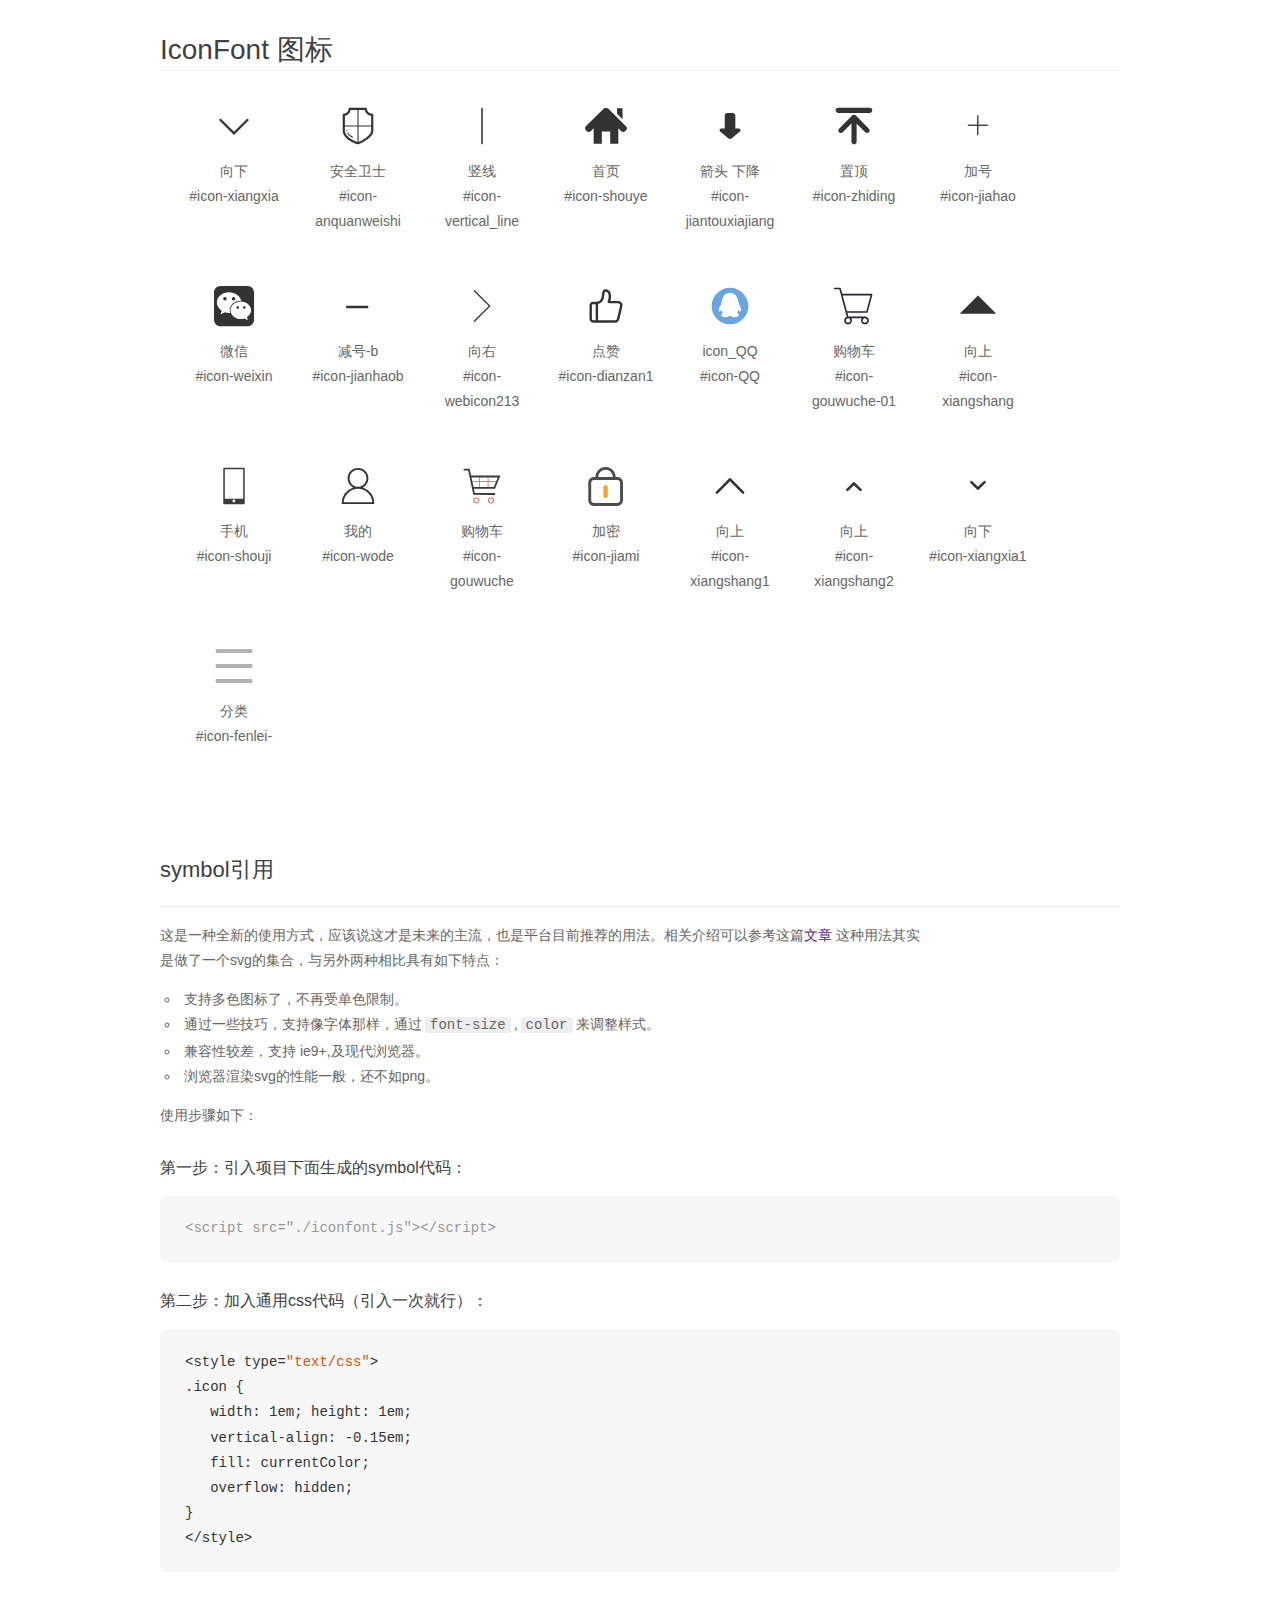
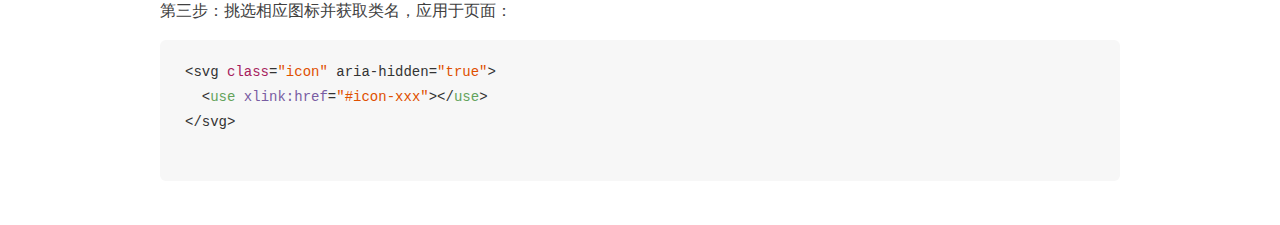
<file: client/src/font/font_cgrablfk1s5/demo_symbol.html>
<!DOCTYPE html>
<html>
<head>
    <meta charset="utf-8"/>
    <title>IconFont</title>
    <link rel="stylesheet" href="demo.css">
    <script src="iconfont.js"></script>

    <style type="text/css">
        .icon {
          /* 通过设置 font-size 来改变图标大小 */
          width: 1em; height: 1em;
          /* 图标和文字相邻时，垂直对齐 */
          vertical-align: -0.15em;
          /* 通过设置 color 来改变 SVG 的颜色/fill */
          fill: currentColor;
          /* path 和 stroke 溢出 viewBox 部分在 IE 下会显示
             normalize.css 中也包含这行 */
          overflow: hidden;
        }

    </style>
</head>
<body>
    <div class="main markdown">
        <h1>IconFont 图标</h1>
        <ul class="icon_lists clear">
            
                <li>
                    <svg class="icon" aria-hidden="true">
                        <use xlink:href="#icon-xiangxia"></use>
                    </svg>
                    <div class="name">向下</div>
                    <div class="fontclass">#icon-xiangxia</div>
                </li>
            
                <li>
                    <svg class="icon" aria-hidden="true">
                        <use xlink:href="#icon-anquanweishi"></use>
                    </svg>
                    <div class="name">安全卫士</div>
                    <div class="fontclass">#icon-anquanweishi</div>
                </li>
            
                <li>
                    <svg class="icon" aria-hidden="true">
                        <use xlink:href="#icon-vertical_line"></use>
                    </svg>
                    <div class="name">竖线</div>
                    <div class="fontclass">#icon-vertical_line</div>
                </li>
            
                <li>
                    <svg class="icon" aria-hidden="true">
                        <use xlink:href="#icon-shouye"></use>
                    </svg>
                    <div class="name">首页</div>
                    <div class="fontclass">#icon-shouye</div>
                </li>
            
                <li>
                    <svg class="icon" aria-hidden="true">
                        <use xlink:href="#icon-jiantouxiajiang"></use>
                    </svg>
                    <div class="name">箭头 下降</div>
                    <div class="fontclass">#icon-jiantouxiajiang</div>
                </li>
            
                <li>
                    <svg class="icon" aria-hidden="true">
                        <use xlink:href="#icon-zhiding"></use>
                    </svg>
                    <div class="name">置顶</div>
                    <div class="fontclass">#icon-zhiding</div>
                </li>
            
                <li>
                    <svg class="icon" aria-hidden="true">
                        <use xlink:href="#icon-jiahao"></use>
                    </svg>
                    <div class="name">加号</div>
                    <div class="fontclass">#icon-jiahao</div>
                </li>
            
                <li>
                    <svg class="icon" aria-hidden="true">
                        <use xlink:href="#icon-weixin"></use>
                    </svg>
                    <div class="name">微信</div>
                    <div class="fontclass">#icon-weixin</div>
                </li>
            
                <li>
                    <svg class="icon" aria-hidden="true">
                        <use xlink:href="#icon-jianhaob"></use>
                    </svg>
                    <div class="name">减号-b</div>
                    <div class="fontclass">#icon-jianhaob</div>
                </li>
            
                <li>
                    <svg class="icon" aria-hidden="true">
                        <use xlink:href="#icon-webicon213"></use>
                    </svg>
                    <div class="name">向右</div>
                    <div class="fontclass">#icon-webicon213</div>
                </li>
            
                <li>
                    <svg class="icon" aria-hidden="true">
                        <use xlink:href="#icon-dianzan1"></use>
                    </svg>
                    <div class="name">点赞</div>
                    <div class="fontclass">#icon-dianzan1</div>
                </li>
            
                <li>
                    <svg class="icon" aria-hidden="true">
                        <use xlink:href="#icon-QQ"></use>
                    </svg>
                    <div class="name">icon_QQ</div>
                    <div class="fontclass">#icon-QQ</div>
                </li>
            
                <li>
                    <svg class="icon" aria-hidden="true">
                        <use xlink:href="#icon-gouwuche-01"></use>
                    </svg>
                    <div class="name">购物车</div>
                    <div class="fontclass">#icon-gouwuche-01</div>
                </li>
            
                <li>
                    <svg class="icon" aria-hidden="true">
                        <use xlink:href="#icon-xiangshang"></use>
                    </svg>
                    <div class="name">向上</div>
                    <div class="fontclass">#icon-xiangshang</div>
                </li>
            
                <li>
                    <svg class="icon" aria-hidden="true">
                        <use xlink:href="#icon-shouji"></use>
                    </svg>
                    <div class="name">手机</div>
                    <div class="fontclass">#icon-shouji</div>
                </li>
            
                <li>
                    <svg class="icon" aria-hidden="true">
                        <use xlink:href="#icon-wode"></use>
                    </svg>
                    <div class="name">我的</div>
                    <div class="fontclass">#icon-wode</div>
                </li>
            
                <li>
                    <svg class="icon" aria-hidden="true">
                        <use xlink:href="#icon-gouwuche"></use>
                    </svg>
                    <div class="name">购物车</div>
                    <div class="fontclass">#icon-gouwuche</div>
                </li>
            
                <li>
                    <svg class="icon" aria-hidden="true">
                        <use xlink:href="#icon-jiami"></use>
                    </svg>
                    <div class="name">加密</div>
                    <div class="fontclass">#icon-jiami</div>
                </li>
            
                <li>
                    <svg class="icon" aria-hidden="true">
                        <use xlink:href="#icon-xiangshang1"></use>
                    </svg>
                    <div class="name">向上</div>
                    <div class="fontclass">#icon-xiangshang1</div>
                </li>
            
                <li>
                    <svg class="icon" aria-hidden="true">
                        <use xlink:href="#icon-xiangshang2"></use>
                    </svg>
                    <div class="name">向上</div>
                    <div class="fontclass">#icon-xiangshang2</div>
                </li>
            
                <li>
                    <svg class="icon" aria-hidden="true">
                        <use xlink:href="#icon-xiangxia1"></use>
                    </svg>
                    <div class="name">向下</div>
                    <div class="fontclass">#icon-xiangxia1</div>
                </li>
            
                <li>
                    <svg class="icon" aria-hidden="true">
                        <use xlink:href="#icon-fenlei-"></use>
                    </svg>
                    <div class="name">分类</div>
                    <div class="fontclass">#icon-fenlei-</div>
                </li>
            
        </ul>


        <h2 id="symbol-">symbol引用</h2>
        <hr>

        <p>这是一种全新的使用方式，应该说这才是未来的主流，也是平台目前推荐的用法。相关介绍可以参考这篇<a href="">文章</a>
        这种用法其实是做了一个svg的集合，与另外两种相比具有如下特点：</p>
        <ul>
          <li>支持多色图标了，不再受单色限制。</li>
          <li>通过一些技巧，支持像字体那样，通过<code>font-size</code>,<code>color</code>来调整样式。</li>
          <li>兼容性较差，支持 ie9+,及现代浏览器。</li>
          <li>浏览器渲染svg的性能一般，还不如png。</li>
        </ul>
        <p>使用步骤如下：</p>
        <h3 id="-symbol-">第一步：引入项目下面生成的symbol代码：</h3>
        <pre><code class="lang-js hljs javascript"><span class="hljs-comment">&lt;script src="./iconfont.js"&gt;&lt;/script&gt;</span></code></pre>
        <h3 id="-css-">第二步：加入通用css代码（引入一次就行）：</h3>
        <pre><code class="lang-js hljs javascript">&lt;style type=<span class="hljs-string">"text/css"</span>&gt;
.icon {
   width: <span class="hljs-number">1</span>em; height: <span class="hljs-number">1</span>em;
   vertical-align: <span class="hljs-number">-0.15</span>em;
   fill: currentColor;
   overflow: hidden;
}
&lt;<span class="hljs-regexp">/style&gt;</span></code></pre>
        <h3 id="-">第三步：挑选相应图标并获取类名，应用于页面：</h3>
        <pre><code class="lang-js hljs javascript">&lt;svg <span class="hljs-class"><span class="hljs-keyword">class</span></span>=<span class="hljs-string">"icon"</span> aria-hidden=<span class="hljs-string">"true"</span>&gt;<span class="xml"><span class="hljs-tag">
  &lt;<span class="hljs-name">use</span> <span class="hljs-attr">xlink:href</span>=<span class="hljs-string">"#icon-xxx"</span>&gt;</span><span class="hljs-tag">&lt;/<span class="hljs-name">use</span>&gt;</span>
</span>&lt;<span class="hljs-regexp">/svg&gt;
        </span></code></pre>
    </div>
</body>
</html>
</file>
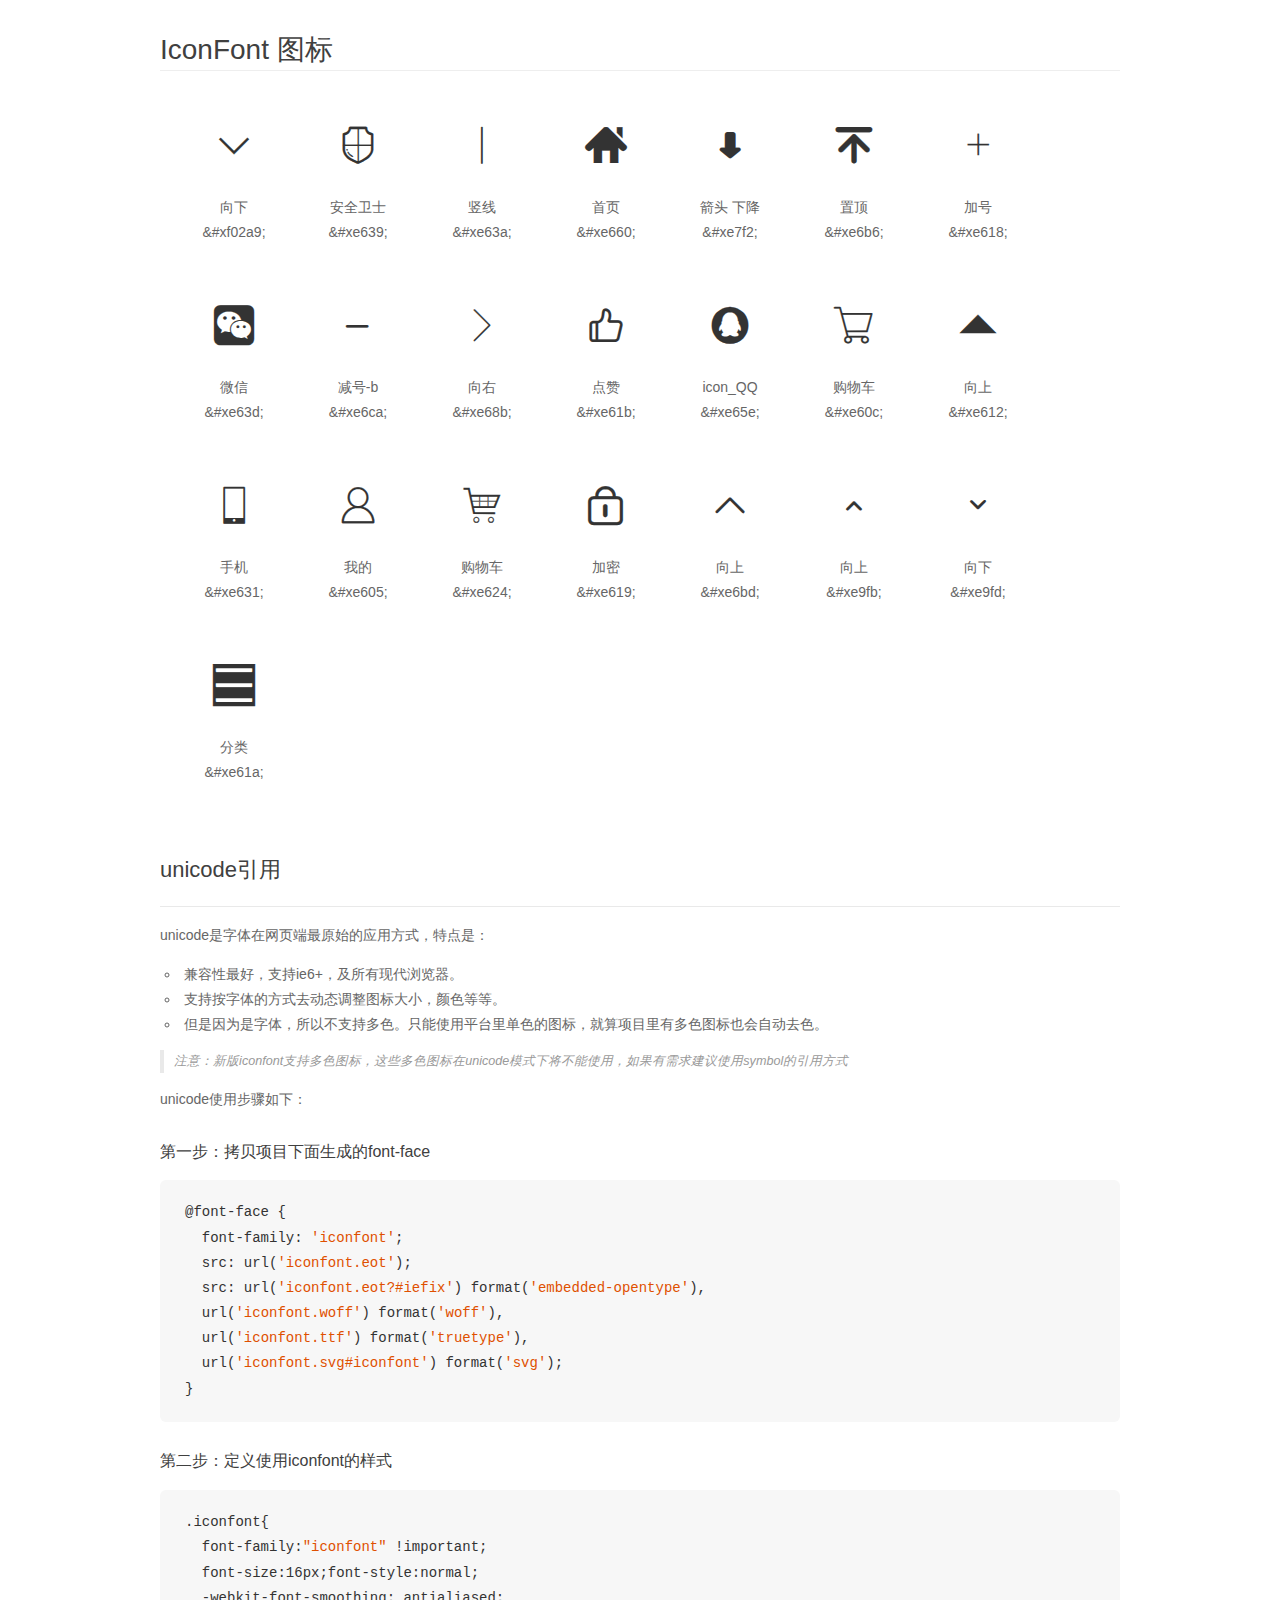
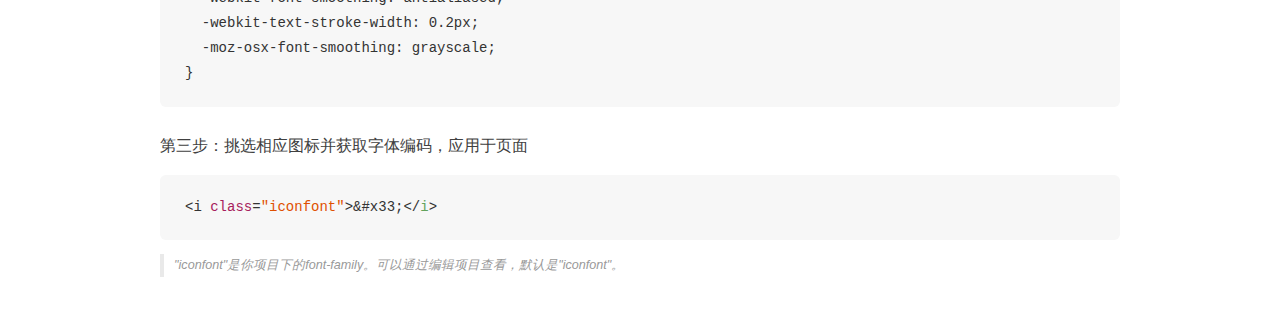
<file: client/src/font/font_cgrablfk1s5/demo_unicode.html>
<!DOCTYPE html>
<html>
<head>
    <meta charset="utf-8"/>
    <title>IconFont</title>
    <link rel="stylesheet" href="demo.css">

    <style type="text/css">

        @font-face {font-family: "iconfont";
          src: url('iconfont.eot'); /* IE9*/
          src: url('iconfont.eot#iefix') format('embedded-opentype'), /* IE6-IE8 */
          url('iconfont.woff') format('woff'), /* chrome, firefox */
          url('iconfont.ttf') format('truetype'), /* chrome, firefox, opera, Safari, Android, iOS 4.2+*/
          url('iconfont.svg#iconfont') format('svg'); /* iOS 4.1- */
        }

        .iconfont {
          font-family:"iconfont" !important;
          font-size:16px;
          font-style:normal;
          -webkit-font-smoothing: antialiased;
          -webkit-text-stroke-width: 0.2px;
          -moz-osx-font-smoothing: grayscale;
        }

    </style>
</head>
<body>
    <div class="main markdown">
        <h1>IconFont 图标</h1>
        <ul class="icon_lists clear">
            
                <li>
                <i class="icon iconfont">&#xf02a9;</i>
                    <div class="name">向下</div>
                    <div class="code">&amp;#xf02a9;</div>
                </li>
            
                <li>
                <i class="icon iconfont">&#xe639;</i>
                    <div class="name">安全卫士</div>
                    <div class="code">&amp;#xe639;</div>
                </li>
            
                <li>
                <i class="icon iconfont">&#xe63a;</i>
                    <div class="name">竖线</div>
                    <div class="code">&amp;#xe63a;</div>
                </li>
            
                <li>
                <i class="icon iconfont">&#xe660;</i>
                    <div class="name">首页</div>
                    <div class="code">&amp;#xe660;</div>
                </li>
            
                <li>
                <i class="icon iconfont">&#xe7f2;</i>
                    <div class="name">箭头 下降</div>
                    <div class="code">&amp;#xe7f2;</div>
                </li>
            
                <li>
                <i class="icon iconfont">&#xe6b6;</i>
                    <div class="name">置顶</div>
                    <div class="code">&amp;#xe6b6;</div>
                </li>
            
                <li>
                <i class="icon iconfont">&#xe618;</i>
                    <div class="name">加号</div>
                    <div class="code">&amp;#xe618;</div>
                </li>
            
                <li>
                <i class="icon iconfont">&#xe63d;</i>
                    <div class="name">微信</div>
                    <div class="code">&amp;#xe63d;</div>
                </li>
            
                <li>
                <i class="icon iconfont">&#xe6ca;</i>
                    <div class="name">减号-b</div>
                    <div class="code">&amp;#xe6ca;</div>
                </li>
            
                <li>
                <i class="icon iconfont">&#xe68b;</i>
                    <div class="name">向右</div>
                    <div class="code">&amp;#xe68b;</div>
                </li>
            
                <li>
                <i class="icon iconfont">&#xe61b;</i>
                    <div class="name">点赞</div>
                    <div class="code">&amp;#xe61b;</div>
                </li>
            
                <li>
                <i class="icon iconfont">&#xe65e;</i>
                    <div class="name">icon_QQ</div>
                    <div class="code">&amp;#xe65e;</div>
                </li>
            
                <li>
                <i class="icon iconfont">&#xe60c;</i>
                    <div class="name">购物车</div>
                    <div class="code">&amp;#xe60c;</div>
                </li>
            
                <li>
                <i class="icon iconfont">&#xe612;</i>
                    <div class="name">向上</div>
                    <div class="code">&amp;#xe612;</div>
                </li>
            
                <li>
                <i class="icon iconfont">&#xe631;</i>
                    <div class="name">手机</div>
                    <div class="code">&amp;#xe631;</div>
                </li>
            
                <li>
                <i class="icon iconfont">&#xe605;</i>
                    <div class="name">我的</div>
                    <div class="code">&amp;#xe605;</div>
                </li>
            
                <li>
                <i class="icon iconfont">&#xe624;</i>
                    <div class="name">购物车</div>
                    <div class="code">&amp;#xe624;</div>
                </li>
            
                <li>
                <i class="icon iconfont">&#xe619;</i>
                    <div class="name">加密</div>
                    <div class="code">&amp;#xe619;</div>
                </li>
            
                <li>
                <i class="icon iconfont">&#xe6bd;</i>
                    <div class="name">向上</div>
                    <div class="code">&amp;#xe6bd;</div>
                </li>
            
                <li>
                <i class="icon iconfont">&#xe9fb;</i>
                    <div class="name">向上</div>
                    <div class="code">&amp;#xe9fb;</div>
                </li>
            
                <li>
                <i class="icon iconfont">&#xe9fd;</i>
                    <div class="name">向下</div>
                    <div class="code">&amp;#xe9fd;</div>
                </li>
            
                <li>
                <i class="icon iconfont">&#xe61a;</i>
                    <div class="name">分类</div>
                    <div class="code">&amp;#xe61a;</div>
                </li>
            
        </ul>
        <h2 id="unicode-">unicode引用</h2>
        <hr>

        <p>unicode是字体在网页端最原始的应用方式，特点是：</p>
        <ul>
        <li>兼容性最好，支持ie6+，及所有现代浏览器。</li>
        <li>支持按字体的方式去动态调整图标大小，颜色等等。</li>
        <li>但是因为是字体，所以不支持多色。只能使用平台里单色的图标，就算项目里有多色图标也会自动去色。</li>
        </ul>
        <blockquote>
        <p>注意：新版iconfont支持多色图标，这些多色图标在unicode模式下将不能使用，如果有需求建议使用symbol的引用方式</p>
        </blockquote>
        <p>unicode使用步骤如下：</p>
        <h3 id="-font-face">第一步：拷贝项目下面生成的font-face</h3>
        <pre><code class="lang-js hljs javascript">@font-face {
  font-family: <span class="hljs-string">'iconfont'</span>;
  src: url(<span class="hljs-string">'iconfont.eot'</span>);
  src: url(<span class="hljs-string">'iconfont.eot?#iefix'</span>) format(<span class="hljs-string">'embedded-opentype'</span>),
  url(<span class="hljs-string">'iconfont.woff'</span>) format(<span class="hljs-string">'woff'</span>),
  url(<span class="hljs-string">'iconfont.ttf'</span>) format(<span class="hljs-string">'truetype'</span>),
  url(<span class="hljs-string">'iconfont.svg#iconfont'</span>) format(<span class="hljs-string">'svg'</span>);
}
</code></pre>
        <h3 id="-iconfont-">第二步：定义使用iconfont的样式</h3>
        <pre><code class="lang-js hljs javascript">.iconfont{
  font-family:<span class="hljs-string">"iconfont"</span> !important;
  font-size:<span class="hljs-number">16</span>px;font-style:normal;
  -webkit-font-smoothing: antialiased;
  -webkit-text-stroke-width: <span class="hljs-number">0.2</span>px;
  -moz-osx-font-smoothing: grayscale;
}
</code></pre>
        <h3 id="-">第三步：挑选相应图标并获取字体编码，应用于页面</h3>
        <pre><code class="lang-js hljs javascript">&lt;i <span class="hljs-class"><span class="hljs-keyword">class</span></span>=<span class="hljs-string">"iconfont"</span>&gt;&amp;#x33;<span class="xml"><span class="hljs-tag">&lt;/<span class="hljs-name">i</span>&gt;</span></span></code></pre>

        <blockquote>
        <p>"iconfont"是你项目下的font-family。可以通过编辑项目查看，默认是"iconfont"。</p>
        </blockquote>
    </div>


</body>
</html>
</file>
<file: client/src/css/public.css>
body,ul,li,dl,dt,dd,p,ol,h1,h2,h3,h4,h5,h6,form,img,td,fieldset,legend,input{margin:0; padding:0;}
ul,li,ol{list-style:none;}
img,fieldset,iframe{border:0; }
img{display:block; border:none;}
a,u{text-decoration:none; color:black;}
h1,h2,h3,h4,h5,h6,b,strong{font-weight:normal;}
i,em{font-style: normal;}
body{font-family:"微软雅黑";font-size:12px;}
input,a{outline:none;}
input{border:none}
html,body{width:100%;height:100%;}
/*万能清除浮动*/
.clear:after{content: ".";display: block;clear: both;height: 0;visibility: hidden;}
.clear{zoom:1;}
/*左右浮动*/
.fl{float: left;}
.fr{float: right;}
/*透明度
.trans{filter: alpha(opacity=value);opacity:0.value}*/
</file>
<file: client/src/css/index.css>
#box{width:1232px;height:100%;margin:0 auto;}
#body-left{width:97%;height:100%;}
.top-01{width:100%;height:30px;background:#fafafa;line-height:30px;border-bottom:2px solid #f0f0f0;color:#777777}
.top-01-left{width:160px;height:100%;margin-right:334px;padding-left:16px;box-sizing: border-box;}
.top-01-left *{float:left}
.up{width:14px;height:14px;background:url(../images/legend.png) no-repeat 0 -48px;margin:10px 0 0 4px}
.top-01-left:hover{background: white;border:1px solid #f0f0f0;border-bottom: none;}
.top-01-left:hover .city{display:block;}
.top-01-left .aa{font-size:12px;}
.top-01-left .city{width:238px;height:418px;border:1px solid #f0f0f0;background:white;position: absolute;top:30px;left:59px;z-index:12;padding-left:16px;display:none;border-top:none}
.top-01-left .city li:first-of-type a:first-of-type{background:#ffa500;color:white}
.top-01-left .city li{margin:10px 0 -6px 0;line-height:12px;}
.top-01-left .city a{margin-left:2px;padding:8px 8px;}
.top-01-left .city a:hover{background: #f0f0f0;color:#ffa500;cursor: pointer;}
.top-01-right a:hover{cursor: pointer;}
.top-01-right em{color:black}
.top-01-right em .a1{color:#ffa500;margin-right:10px}
.top-01-right ul{margin-left:10px;}
.top-01-right ul a{color:#777777}
.top-01-right>ul>li{float: left;text-align: center;padding:9px 6px}
.top-01-right ul>li a{float: left;border-right:1px solid #c3bcc3;line-height:12px;}
.top-01-right ul>li i{float:left;}
.eup{float:left;width:12px;height:12px;background:url(../images/legend.png) no-repeat 0 -48px;margin-left:4px}
.eu2{height:14px;}
.eu2 img{margin-top:-2px}
.eu2 i{margin:0 10px}
.eud img{margin:-2px 4px 0 0}
.top-01-right .eud{border-right:0}
.li1:hover{background:white;border:1px solid #f0f0f0;}
.li1:hover a{border:0}
.li1{position: relative;}
.li1 ul{background: white;position: absolute;top:30px;left:-11px;border:1px solid #e1e1e1;border-top:0;display: none;}
.li1 ul>li{width:78px;height:30px;border-top:0;margin-left:-2px;line-height:30px;}
.li1 ul>li:hover{background:#f0f0f0;}
.li1:hover ul{display: block;}
.last ul{height:156px}
.last ul li{width:98px;color:#ffa500}
.last ul li:nth-of-type(2){line-height:12px}
.last ul li:nth-of-type(3){line-height:100px;padding-left:5px;box-sizing: border-box;}
.last ul li:hover{background: none;}
.last ul img{width:90px;height:80px}
.top-02{width:100%;height:100px;margin-top:20px}
.top-02-l img{float:left}
.top-02-l img:nth-child(1){margin-right: 20px;}
.top-02-m{margin:0 20px 0 50px}
.search-01{height:40px;width:508px;border:2px solid #ffa500;line-height:38px;}
.search-01 span{float:left;width:48px;height:40px;background:#f9f9f9;padding-left:16px;
color:#666666}
.search-01 em{float:left}
.up4{margin-top:14px}
.sp3{position: relative;}
.sp3:hover ul{display: block;}
.sp3 ul{border:1px solid #f0f0f0;position: absolute;top:40px;left:-2px;font-weight:bold;display: none;}
.sp3 ul>li{height:30px;line-height:30px;background: white;width:64px;box-sizing: border-box;padding-left:16px;}
.sp3 ul>li:hover{background:orange;color:white}
.search-01 input{float:left;width:354px;height:40px;padding-left:8px;color:#666666;}
.search-01 b:hover{cursor: pointer;line-height:44px;padding-left:8px;box-sizing: border-box;}
.search-01 b{float:left;width:82px;height:40px;background:#ffa500;text-align: center;color:white;font-size:14px;font-weight: bold;}
.search-02{padding-top:8px}
.search-02 a{color:#777777;margin-right:10px;}
.search-02 a:nth-of-type(1),.search-02 a:nth-of-type(4){color:#ffa500}
.top-02-r{width: 120px;height:40px;border:1px solid #f0f0f0;background: #fafafa;line-height: 40px;padding-left:12px}
.top-02-r .cc{color:#cccccc;}
.top-02-r em{margin:0 4px;color:#797979}
.top-02-r .uu{font-weight:bold;}
.top-03{width:100%;height:38px;line-height:38px;border-bottom:2px solid black;}
.top-03-l{float:left;width:214px;height:100%;background:#ffa500;color:white;font-size:14px}
.top-03-l .pp{font-size:14px;margin:0 4px 0 12px}
.list{width:214px;height:400px;background:rgba(0,0,0,0.9);position:absolute;top:192px;
color:white;z-index:10;box-sizing:border-box; padding-left:16px;padding-top:6px;font-size:12px;}
.list a{color:white;margin-right:8px}
.list a:hover{color:#fabe00;cursor: pointer;}
.list li{left:18px;line-height:1.7em}
.list li h4{margin-bottom: 10px;}
.list li h4 a{color:#fabe00;}
.list li p{margin-bottom: 6px;}
.list li:nth-of-type(1){top:12px}
.list li:nth-of-type(2){top:146px}
.list li:nth-of-type(3){top:240px}
.top-03-m{float: left;}
.top-03-m>li{float: left;padding:0 20px;font-size:18px;}
.top-03-m>li:hover{color:#ffa500}
.top-03-r{float: left;margin-left:100px;}
.top-03 .family{position: relative;}
.top-03 .family .sort{width:986px;height:332px;background: white;position: absolute;top:40px;z-index: 10;left:-152px;font-size:12px;box-sizing: border-box;padding:10px;line-height:2em;display: none;}
.top-03 .family:hover .sort{display: block;}
.top-03 .family .sort>div{width:30%;float: left;margin-right:2px;margin-right: 20px;}
.top-03 .family .sort li{margin-bottom:10px;}
.top-03 .family .sort h4{font-weight: bold;color:black;border-bottom:1px solid #f0f0f0;
padding-bottom: 10px;margin-bottom: 10px;}
.top-03 .family .sort a{padding:4px;color:gray}
.top-03 .family .sort a:hover{background:#ffa500;color:white;cursor: pointer;}
.nav{width:1195px;height:400px;position: relative;overflow: hidden;}
.nav ul{width:5975px;position:absolute;}
.nav ul li{float:left}
.nav img{width:1195px;height:400px}
.ol1 .nav_selected{background: orange;}
.ol1{position: absolute;left:600px;bottom:20px;}
.ol1 li{width:24px;height:4px;background:#bdbeaa;float: left;margin-right:4px}
.produce{width:100%;height:300px;}
.produce-left{width:990px;height:42px;float: left;}
.produce-left ul{width:100%;height:100%;border-bottom:2px solid #f0f0f0;line-height:42px}
.produce-left ul>li{float: left;font-weight: bold;color:#666666;padding:0 72px}
.li_selected{color:#ffa227;border-bottom:2px solid #ffa227;}
.produce-left ol{border-bottom:1px solid #f0f0f0;position:absolute;display: none;}
.produce-left .ol_selected{display: block;}
.produce-left ol img{width:160px;height:160px;margin-bottom:6px;}
.produce-left ol li{color:#555555;padding:16px;border-right:dashed 1px #f0f0f0;float:left}
.produce-left ol li:nth-of-type(5){border:0}
.produce-left ol li h3{margin-top:10px;color:#9999a5}
.produce-left ol li h3 span{color: #ffa500;}
.produce-left p:hover{color:#ffa227;cursor: pointer;}
.produce-right{width:190px;height:190px;border:1px solid #f0f0f0;float: left;margin:10px 6px}
.produce-right h3{width:100%;height:38px;line-height: 38px;background: #f9f9f9;}
.produce-right span{font-size:14px;color:#666666;font-weight: bold;}
.produce-right span:nth-of-type(1){margin-left:10px;}
.produce-right .iconfont{font-weight: bold;color:#666666;}
.produce-right a{margin-left:10px;color:#555555;height:28px;line-height:28px}
.produce-right a:hover{color:#ffa227;cursor: pointer;}
.deff-pro>h3{width:100%;height:60px;line-height: 60px;}
.deff-pro>h3 span{margin:0 16px 0 4px ;font-size:20px;color:#666666;float: left;}
.deff-pro>h3 img{float: left;margin-top:24px}
.deff-pro>ol{border:1px solid #e7e7e7}
.deff-pro>ol>li a{float: left;}
.deff-pro>ol>li{width:100%;border-bottom:1px solid #e7e7e7;overflow: hidden;}
.deff-pro>ol>li:nth-of-type(1) a{float:left;width:397px;height:198px;}
.deff-pro>ol>li:nth-of-type(1) a img{width:396px;height:198px}
.deff-pro>ol>li:nth-of-type(2){height:128px}
.deff-pro>ol>li:nth-of-type(2) a{width:25%;height:100%;border-right:1px solid #e7e7e7;box-sizing: border-box;}
.deff-pro>ol>li:nth-of-type(2) .sp{border:none}
.deff-pro>ol li:nth-of-type(2) a img{width:100%;height:100%}
.deff-pro>ol li:nth-of-type(3) a{width:14%;border-right:1px solid #e7e7e7;}
.deff-pro>ol>li:nth-of-type(3) .sp{border:none}
.deff-pro .sd{border-bottom:none}
.floor{width:100%;height:86px;border-bottom:1px solid #e7e7e7;}
.floor li{float: left;margin:30px 10px;padding:12px 24px;box-sizing: border-box;}
.floor li:nth-of-type(1){color: #ffac00;font-weight: bold;}
.floor li:nth-of-type(1) span{color:#cccfd2;font-size:14px}
.lid{background: #ffac00;color:white}
.lc>ul>li{widtn:100%;height:578px}
.lc a:hover{color:#ffac00}
.lc img:hover,.deff-pro img:hover,.produce img:hover{cursor: pointer;}
.lc h3{width:100%;height:80px;padding-right:12px;box-sizing:border-box;line-height:80px}
.lc h3 span{margin-left:-500px;font-size:20px;color:#666666;}
.lc h3 .sp2{margin-left:-1158px;}
.lc h3 em{float:right}
.lc h3 i{display: block;width:124px;height:4px;background: #60b3ff;margin-top:-5px}
.lc h3 .cb2{background:#fb7192 ;}
.lc-box{border:1px solid #e7e7e7;border-top:1px solid #60b3ff;box-sizing: border-box;}
.lc-box2{border-top:1px solid #fb7192;}
.lc-box>img{float: left;}
.b-m{float: left;width:500px;height:500px;position: relative;overflow: hidden;}
.b-m>ul{width:1500px;position:relative;}
.b-m>ul>li{float:left;}
.b-m>ol>li{float: left;width: 249px;}
.b-m>ol>li img{width:100%;height:180px}
.b-m>ol>li:nth-of-type(2){border-left:1px solid #e7e7e7;}
.lc-box>ul{float: left;width:470px;}
.lc-box>ul>li{float: left;width:50%;border:1px solid #e7e7e7;box-sizing: border-box;
border-top:none}
.lc-box>ul>li:nth-of-type(3),.lc-box>ul>li:nth-of-type(4){border-bottom: none;}
.bottom-01{width:100%;height:136px;border-top:2px solid #e7e7e7;border-bottom:2px solid #f9f9f9;margin-top:30px;color:#333333}
.bottom-01 dl{width:16%;height:108px;float: left;padding-top:28px;text-align: center;}
.bottom-01 img{margin:0 0 12px 66px}
.bottom-01 img:hover{cursor: pointer;}
.bottom-02{height:146px;width:100%;border-bottom: 1px solid #e7e7e7;padding:30px 0;color:#666666}
.bottom-02 li{float: left;}
.b-l,.b-c,.b-r{float: left;}
.b-l{width:250px;height:100%;border-right:1px solid #e7e7e7;}
.b-l h4{font-size:16px;color:#000000;margin-bottom: 20px;}
.b-l img{margin-right:10px}
.b-l p:nth-of-type(1){font-size:18px;color:#ffa542;margin:4px 0 10px 0}
.b-c{width:692px;height:100%;border-right:1px solid #e7e7e7;}
.b-c ul{width:100%;height:100%;}
.b-c ul li{width:20%;padding-left:30px;box-sizing: border-box;}
.b-c ul li h4{font-size:14px;color:#666666;font-weight: bold;margin-bottom:8px;}
.b-c ul li p{margin-bottom:12px;}
.b-c ul li p:hover{cursor: pointer;}
.b-r ol li:nth-of-type(1){padding:0 28px}
.b-r ol p:nth-of-type(1){font-size:16px;margin-bottom: 10px;}
.b-r ol p:nth-of-type(2){margin-top: 10px;}
.bottom-03{width:100%;height:42px;padding:12px 0;color:#666666;}
.bottom-03 .iconfont{font-size:12px;font-weight:bold;color:#666666}
.bottom-03 a{color:#666666}
.bottom-03 a:hover{text-decoration: underline;}
.bottom-03 li{float: left;}
.bottom-03 ul{width:384px;margin-left:404px;margin-bottom:10px;}
.bottom-03 ol{width:300px;margin-left:447px}
#body-right{width:3%;background: black;position:fixed;top:0;bottom: 0;left:1310px;}
.server{padding:10px 6px;border-bottom: dashed 1px gray;margin-top:200px}
.server img{width:28px;height:28px;border-radius: 50%;}
.alert{width:88px;height:34px;line-height:30px;background:url(../images/toolbar.png) no-repeat -50px 0;position: absolute;left:-80px;color:white;box-sizing: border-box;display: none;}
.vip_login{top:210px;padding-left:16px}
.go_back{top:590px;}
/*background:url(../images/legend.png) no-repeat 0 -48px*/
.shoppingcar{padding:10px 12px;border-bottom: dashed 1px gray;}
.shoppingcar{color:white;font-size:14px;}
.shoppingcar .iconfont{font-size:20px}
.chatQQ{padding:10px 6px;}
.chatQQ img{width:28px;height:28px;border-radius: 50%;}
#body-right .toTop{color:white;padding:8px;text-align: center;margin-top:180px}
#body-right .iconfont{font-size:20px}
#body-right>div:hover{background: orange;}
</file>
<file: client/src/font/font_cgrablfk1s5/iconfont.css>
@font-face {
	font-family: 'iconfont';
  src: url('iconfont.eot');
  src: url('iconfont.eot?#iefix') format('embedded-opentype'),
  url('iconfont.woff') format('woff'),
  url('iconfont.ttf') format('truetype'),
  url('iconfont.svg#iconfont') format('svg');
}

.iconfont {
  font-family:"iconfont" !important;
  font-size:16px;
  font-style:normal;
  -webkit-font-smoothing: antialiased;
  -moz-osx-font-smoothing: grayscale;
}

.icon-xiangxia:before { content: "\f02a9"; }

.icon-anquanweishi:before { content: "\e639"; }

.icon-vertical_line:before { content: "\e63a"; }

.icon-shouye:before { content: "\e660"; }

.icon-jiantouxiajiang:before { content: "\e7f2"; }

.icon-zhiding:before { content: "\e6b6"; }

.icon-jiahao:before { content: "\e618"; }

.icon-weixin:before { content: "\e63d"; }

.icon-jianhaob:before { content: "\e6ca"; }

.icon-webicon213:before { content: "\e68b"; }

.icon-dianzan1:before { content: "\e61b"; }

.icon-QQ:before { content: "\e65e"; }

.icon-gouwuche-01:before { content: "\e60c"; }

.icon-xiangshang:before { content: "\e612"; }

.icon-shouji:before { content: "\e631"; }

.icon-wode:before { content: "\e605"; }

.icon-gouwuche:before { content: "\e624"; }

.icon-jiami:before { content: "\e619"; }

.icon-xiangshang1:before { content: "\e6bd"; }

.icon-xiangshang2:before { content: "\e9fb"; }

.icon-xiangxia1:before { content: "\e9fd"; }

.icon-fenlei-:before { content: "\e61a"; }
</file>
<file: client/src/css/login.css>
.box{width:1233px;height:100%;margin:0 auto;}
.top{height:102px;width:1233px;padding:20px 68px;box-sizing: border-box;margin:0 auto;}
.top-l img{float: left;}
.top-r{background: none;border:none;font-size:20px;width:200px;margin-top:16px;}
.top-r a:hover{cursor: pointer;}
.center{width:1300px;background: #e2ebe8;margin-left:-36px}
.center>img{margin: 38px 120px 160px 86px;float: left;}
.center p{position: absolute;left:-101px;top:-10px}
.center .myform{width:340px;height:440px;background: white;float: left;margin-top:38px;
padding:20px 16px 20px 18px;box-sizing: border-box;position: absolute;left: 820px;}
.center .myform h3{font-size:14px;color:#666666;padding-left:180px;margin-bottom: 44px;}
.myform h3 a{color:#ff9900}
.myform h3 a:hover{cursor:pointer;}
.center .myform>div,.myform>h4,.myform>input{margin-top:20px}
.myform>div{width:290px;height:46px;border:1px solid lightgray;line-height:46px;padding-left:10px}
.myform span{float: left;width:26px;height:26px}
.myform span img{width:100%;height:100%;margin:10px 0 0 0}
.myform div input{float: left;margin-top:8px}
.check img{margin:0;float:left;margin-top:10px}
.myform .iconfont{font-size:24px}
.myform .dd{color:lightgray}
.myform div>input{font-size:16px;height:30px;width:140px;}
.myform h4{font-size:14px;color:#666666;padding-left:230px;margin-bottom:20px;}
.myform h4 a:hover{color:#ff9900;cursor:pointer;}
.login{width:300px;height:38px;background: #ff9900;color:white;border-radius:4px;font-size:14px}
.login:hover{cursor: pointer;}
.bottom-03{height:100px;width:100%;box-sizing: border-box;padding-top:30px;}
.bottom-03 ul{margin-left:500px;}
.bottom-03 ol{margin-left:530px}
</file>
<file: client/src/css/register.css>
.box{width:100%;height:100%}
.top{border-bottom:8px solid #f7f7f7;}
.center{background:none;margin-bottom:500px;margin-left:60px}
.center>ul{width:1204px;height:48px;border-bottom:2px solid #dddddd;margin:58px auto;
text-align: center;}
.center>ul>li{float: left;width:220px;margin-left:110px;padding-bottom:24px;}
.center>ul>li span{display:inline-block;width:24px;height:24px;border-radius:50%;background:#dcdcdc;color:white;line-height: 22px;margin-right:10px}
.center .de>span{background:#ff9801;}
.center .de{border-bottom:2px solid #ff9801;}
#myform1,#myform2,#myform3{margin-top:-30px;width:460px;height:500px;top:260px;left:460px;display: none;}
.center .dived{display: block!important;}
.center .myform .box1{width:244px;position: relative;}
.center .myform>div{width:402px;margin-bottom:40px;}
.box1 .gh{height:100%;width:142px;position: absolute;left:270px;top:-8px}
.center .myform .gh{float:right;}
.check img{margin-left:110px}
.center .myform .agree{border:none;color: #666666;margin-bottom:20px;}
.center .myform .agree img{float: left;margin-top:16px;margin-right:10px;}
.center .myform .agree a{color:#5099cb}
.center .myform .agree a:hover{cursor: pointer;}
.login{width:402px;height:50px}
</file>
<file: client/src/font/font_cgrablfk1s5/demo.css>
*{margin: 0;padding: 0;list-style: none;}
/*
KISSY CSS Reset
理念：1. reset 的目的不是清除浏览器的默认样式，这仅是部分工作。清除和重置是紧密不可分的。
2. reset 的目的不是让默认样式在所有浏览器下一致，而是减少默认样式有可能带来的问题。
3. reset 期望提供一套普适通用的基础样式。但没有银弹，推荐根据具体需求，裁剪和修改后再使用。
特色：1. 适应中文；2. 基于最新主流浏览器。
维护：玉伯<lifesinger@gmail.com>, 正淳<ragecarrier@gmail.com>
 */

/** 清除内外边距 **/
body, h1, h2, h3, h4, h5, h6, hr, p, blockquote, /* structural elements 结构元素 */
dl, dt, dd, ul, ol, li, /* list elements 列表元素 */
pre, /* text formatting elements 文本格式元素 */
form, fieldset, legend, button, input, textarea, /* form elements 表单元素 */
th, td /* table elements 表格元素 */ {
  margin: 0;
  padding: 0;
}

/** 设置默认字体 **/
body,
button, input, select, textarea /* for ie */ {
  font: 12px/1.5 tahoma, arial, \5b8b\4f53, sans-serif;
}
h1, h2, h3, h4, h5, h6 { font-size: 100%; }
address, cite, dfn, em, var { font-style: normal; } /* 将斜体扶正 */
code, kbd, pre, samp { font-family: courier new, courier, monospace; } /* 统一等宽字体 */
small { font-size: 12px; } /* 小于 12px 的中文很难阅读，让 small 正常化 */

/** 重置列表元素 **/
ul, ol { list-style: none; }

/** 重置文本格式元素 **/
a { text-decoration: none; }
a:hover { text-decoration: underline; }


/** 重置表单元素 **/
legend { color: #000; } /* for ie6 */
fieldset, img { border: 0; } /* img 搭车：让链接里的 img 无边框 */
button, input, select, textarea { font-size: 100%; } /* 使得表单元素在 ie 下能继承字体大小 */
/* 注：optgroup 无法扶正 */

/** 重置表格元素 **/
table { border-collapse: collapse; border-spacing: 0; }

/* 清除浮动 */
.ks-clear:after, .clear:after {
  content: '\20';
  display: block;
  height: 0;
  clear: both;
}
.ks-clear, .clear {
  *zoom: 1;
}

.main {
  padding: 30px 100px;
width: 960px;
margin: 0 auto;
}
.main h1{font-size:36px; color:#333; text-align:left;margin-bottom:30px; border-bottom: 1px solid #eee;}

.helps{margin-top:40px;}
.helps pre{
  padding:20px;
  margin:10px 0;
  border:solid 1px #e7e1cd;
  background-color: #fffdef;
  overflow: auto;
}

.icon_lists{
  width: 100% !important;

}

.icon_lists li{
  float:left;
  width: 100px;
  height:180px;
  text-align: center;
  list-style: none !important;
}
.icon_lists .icon{
  font-size: 42px;
  line-height: 100px;
  margin: 10px 0;
  color:#333;
  -webkit-transition: font-size 0.25s ease-out 0s;
  -moz-transition: font-size 0.25s ease-out 0s;
  transition: font-size 0.25s ease-out 0s;

}
.icon_lists .icon:hover{
  font-size: 100px;
}



.markdown {
  color: #666;
  font-size: 14px;
  line-height: 1.8;
}

.highlight {
  line-height: 1.5;
}

.markdown img {
  vertical-align: middle;
  max-width: 100%;
}

.markdown h1 {
  color: #404040;
  font-weight: 500;
  line-height: 40px;
  margin-bottom: 24px;
}

.markdown h2,
.markdown h3,
.markdown h4,
.markdown h5,
.markdown h6 {
  color: #404040;
  margin: 1.6em 0 0.6em 0;
  font-weight: 500;
  clear: both;
}

.markdown h1 {
  font-size: 28px;
}

.markdown h2 {
  font-size: 22px;
}

.markdown h3 {
  font-size: 16px;
}

.markdown h4 {
  font-size: 14px;
}

.markdown h5 {
  font-size: 12px;
}

.markdown h6 {
  font-size: 12px;
}

.markdown hr {
  height: 1px;
  border: 0;
  background: #e9e9e9;
  margin: 16px 0;
  clear: both;
}

.markdown p,
.markdown pre {
  margin: 1em 0;
}

.markdown > p,
.markdown > blockquote,
.markdown > .highlight,
.markdown > ol,
.markdown > ul {
  width: 80%;
}

.markdown ul > li {
  list-style: circle;
}

.markdown > ul li,
.markdown blockquote ul > li {
  margin-left: 20px;
  padding-left: 4px;
}

.markdown > ul li p,
.markdown > ol li p {
  margin: 0.6em 0;
}

.markdown ol > li {
  list-style: decimal;
}

.markdown > ol li,
.markdown blockquote ol > li {
  margin-left: 20px;
  padding-left: 4px;
}

.markdown code {
  margin: 0 3px;
  padding: 0 5px;
  background: #eee;
  border-radius: 3px;
}

.markdown pre {
  border-radius: 6px;
  background: #f7f7f7;
  padding: 20px;
}

.markdown pre code {
  border: none;
  background: #f7f7f7;
  margin: 0;
}

.markdown strong,
.markdown b {
  font-weight: 600;
}

.markdown > table {
  border-collapse: collapse;
  border-spacing: 0px;
  empty-cells: show;
  border: 1px solid #e9e9e9;
  width: 95%;
  margin-bottom: 24px;
}

.markdown > table th {
  white-space: nowrap;
  color: #333;
  font-weight: 600;

}

.markdown > table th,
.markdown > table td {
  border: 1px solid #e9e9e9;
  padding: 8px 16px;
  text-align: left;
}

.markdown > table th {
  background: #F7F7F7;
}

.markdown blockquote {
  font-size: 90%;
  color: #999;
  border-left: 4px solid #e9e9e9;
  padding-left: 0.8em;
  margin: 1em 0;
  font-style: italic;
}

.markdown blockquote p {
  margin: 0;
}

.markdown .anchor {
  opacity: 0;
  transition: opacity 0.3s ease;
  margin-left: 8px;
}

.markdown .waiting {
  color: #ccc;
}

.markdown h1:hover .anchor,
.markdown h2:hover .anchor,
.markdown h3:hover .anchor,
.markdown h4:hover .anchor,
.markdown h5:hover .anchor,
.markdown h6:hover .anchor {
  opacity: 1;
  display: inline-block;
}

.markdown > br,
.markdown > p > br {
  clear: both;
}


.hljs {
  display: block;
  background: white;
  padding: 0.5em;
  color: #333333;
  overflow-x: auto;
}

.hljs-comment,
.hljs-meta {
  color: #969896;
}

.hljs-string,
.hljs-variable,
.hljs-template-variable,
.hljs-strong,
.hljs-emphasis,
.hljs-quote {
  color: #df5000;
}

.hljs-keyword,
.hljs-selector-tag,
.hljs-type {
  color: #a71d5d;
}

.hljs-literal,
.hljs-symbol,
.hljs-bullet,
.hljs-attribute {
  color: #0086b3;
}

.hljs-section,
.hljs-name {
  color: #63a35c;
}

.hljs-tag {
  color: #333333;
}

.hljs-title,
.hljs-attr,
.hljs-selector-id,
.hljs-selector-class,
.hljs-selector-attr,
.hljs-selector-pseudo {
  color: #795da3;
}

.hljs-addition {
  color: #55a532;
  background-color: #eaffea;
}

.hljs-deletion {
  color: #bd2c00;
  background-color: #ffecec;
}

.hljs-link {
  text-decoration: underline;
}

pre{
  background: #fff;
}
</file>
